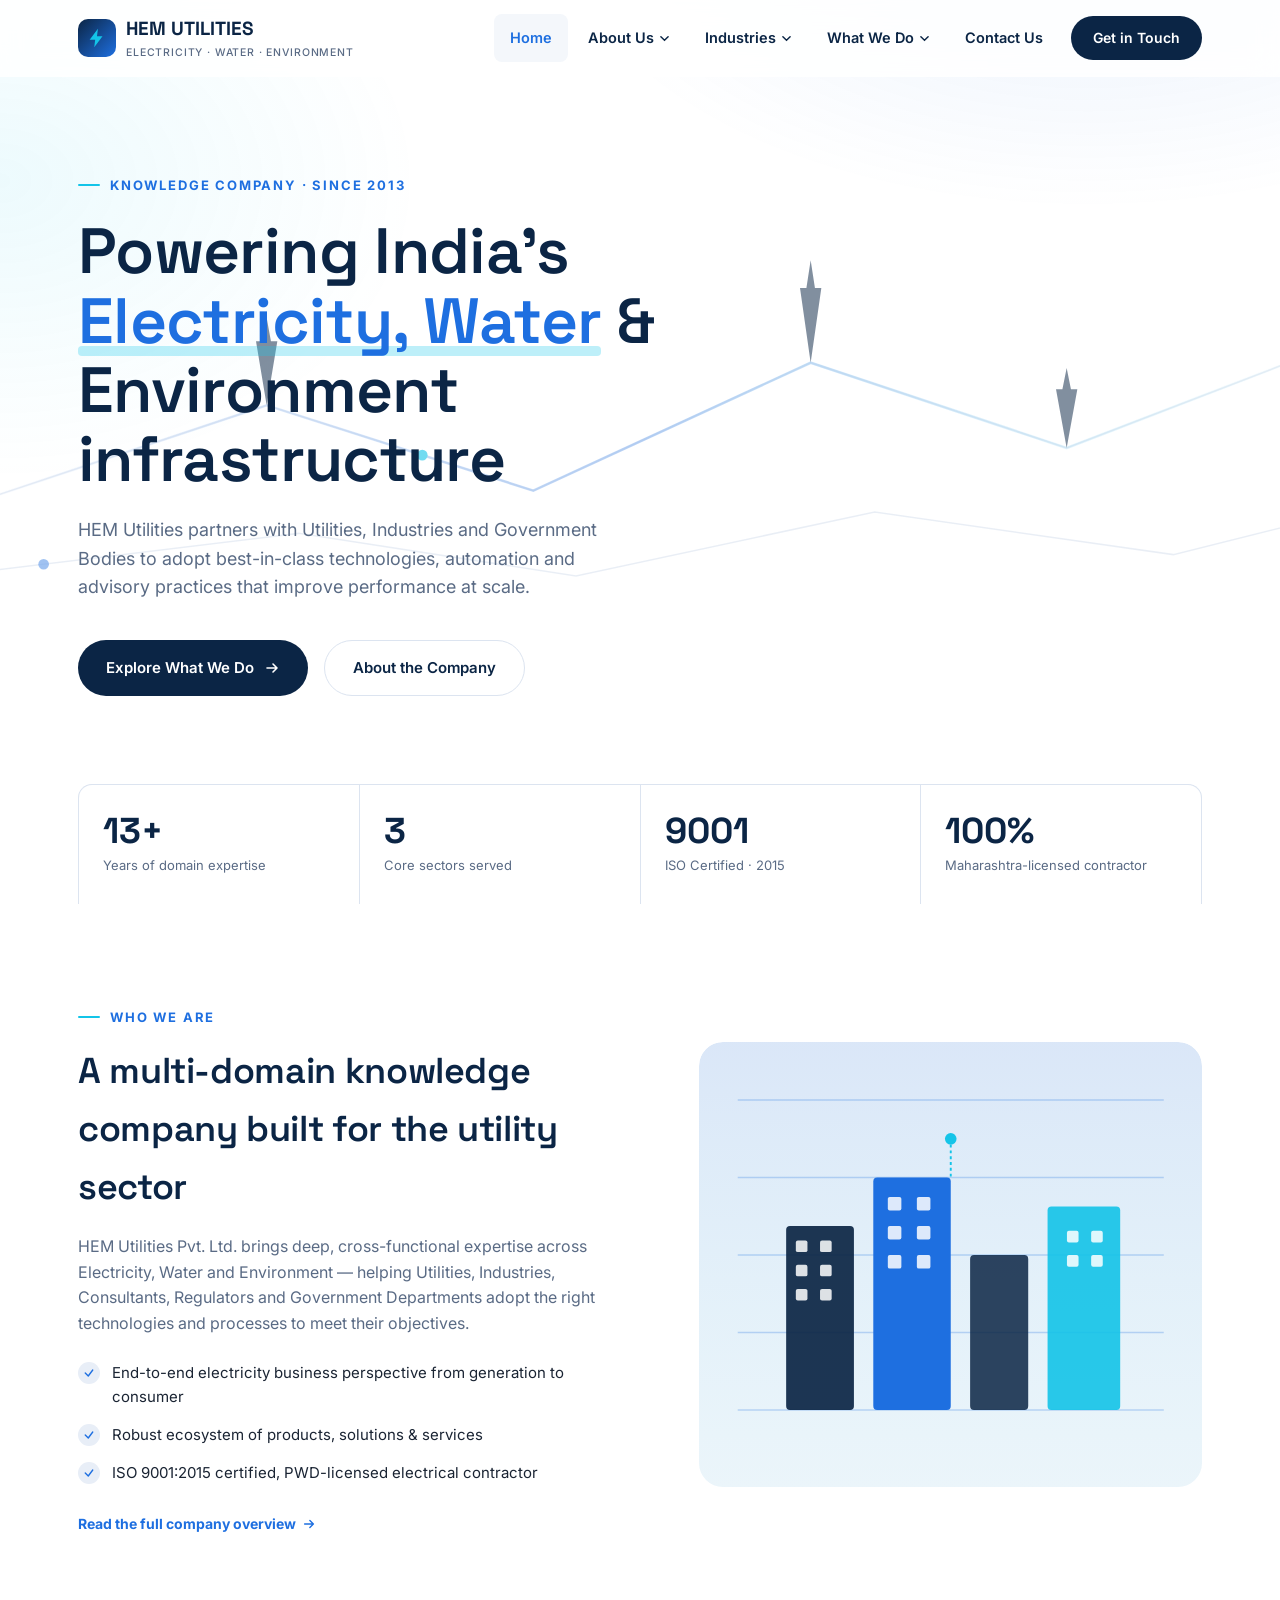
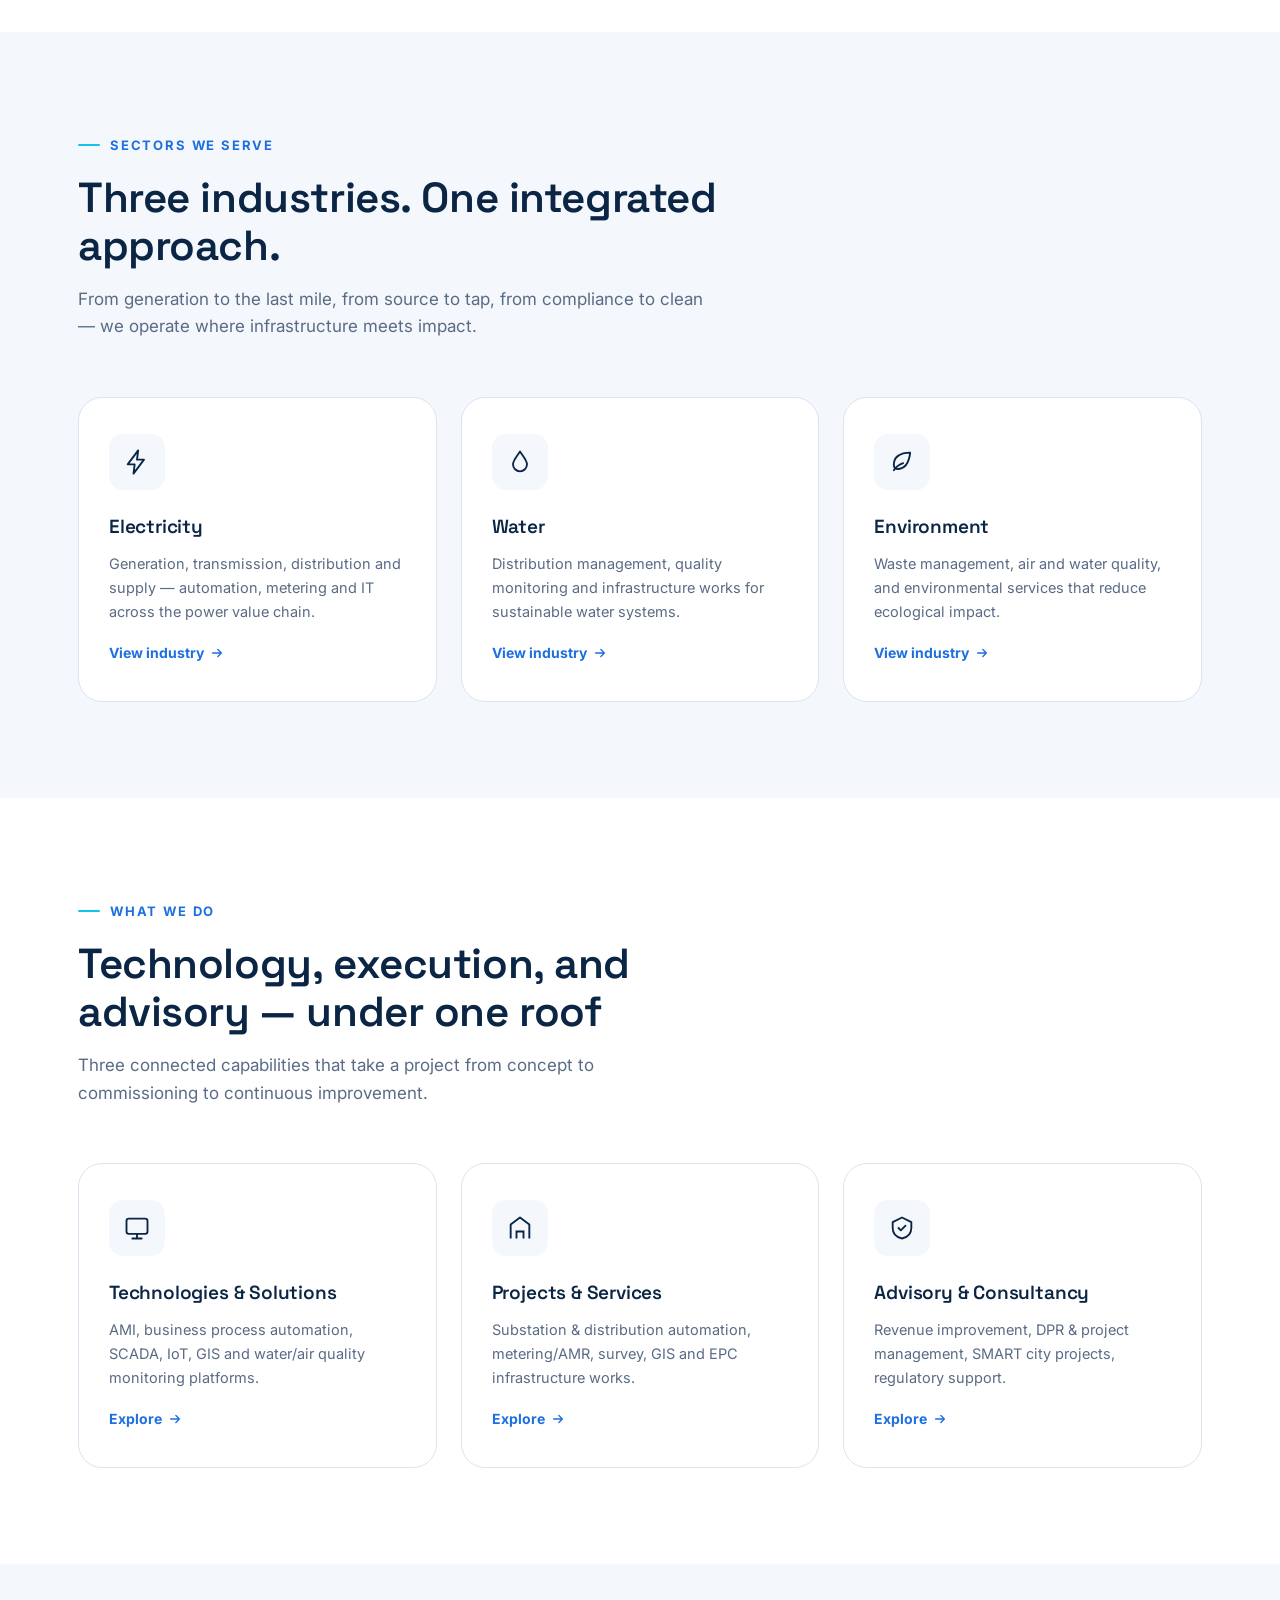
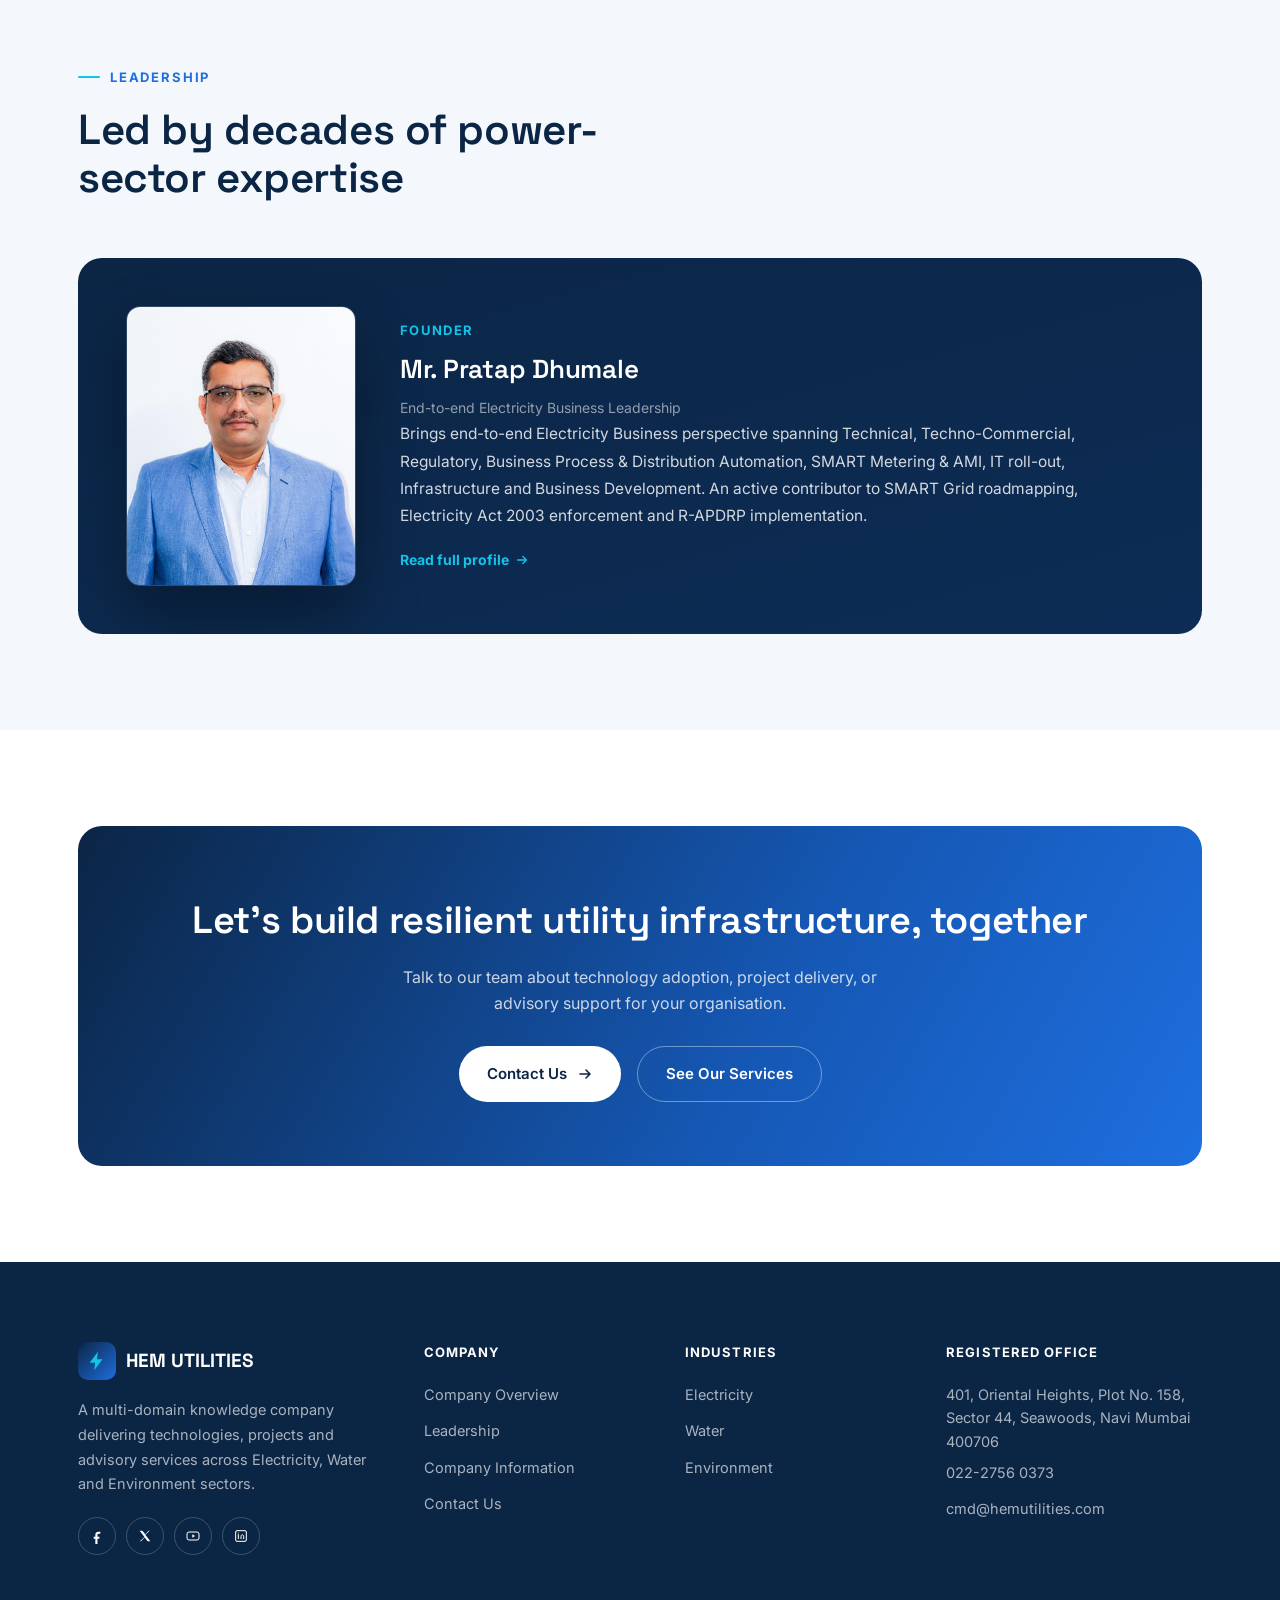
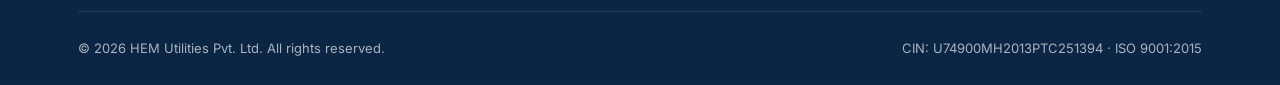
<file: index.html>
<!DOCTYPE html>
<html lang="en">
<head>
<meta charset="UTF-8">
<meta name="viewport" content="width=device-width, initial-scale=1.0">
<title>HEM Utilities — Electricity, Water &amp; Environment Solutions</title>
<meta name="description" content="HEM Utilities Pvt. Ltd is a multi-domain knowledge company delivering technologies, projects and advisory services across Electricity, Water and Environment sectors.">
<link rel="preconnect" href="https://fonts.googleapis.com">
<link rel="preconnect" href="https://fonts.gstatic.com" crossorigin>
<link href="https://fonts.googleapis.com/css2?family=Space+Grotesk:wght@500;600;700&family=Inter:wght@400;500;600;700;800&display=swap" rel="stylesheet">
<link rel="stylesheet" href="css/style.css">
</head>
<body>

<a href="#main" class="skip-link">Skip to content</a>

<div class="loader" aria-hidden="true">
  <div class="loader-mark"><span class="loader-pulse"></span>HEM UTILITIES</div>
</div>

<!-- ============ HEADER ============ -->
<header class="site-header">
  <div class="container nav-wrap">
    <a href="index.html" class="brand">
      <span class="brand-mark">
        <svg viewBox="0 0 24 24" fill="none"><path d="M13 2L4 14h6l-1 8 9-12h-6l1-8z" fill="#13C4E8"/></svg>
      </span>
      <span>HEM UTILITIES<small>Electricity · Water · Environment</small></span>
    </a>

    <nav class="main-nav">
      <div class="nav-item"><a href="index.html" class="nav-link active">Home</a></div>

      <div class="nav-item has-dropdown">
        <a href="about.html" class="nav-link">About Us
          <svg class="chev" viewBox="0 0 10 6" fill="none"><path d="M1 1l4 4 4-4" stroke="currentColor" stroke-width="1.6" stroke-linecap="round"/></svg>
        </a>
        <div class="dropdown">
          <a href="about.html#overview"><span class="dot"></span>Company Overview</a>
          <a href="about.html#leadership"><span class="dot"></span>Leadership</a>
          <a href="about.html#information"><span class="dot"></span>Company Information</a>
        </div>
      </div>

      <div class="nav-item has-dropdown">
        <a href="industries.html" class="nav-link">Industries
          <svg class="chev" viewBox="0 0 10 6" fill="none"><path d="M1 1l4 4 4-4" stroke="currentColor" stroke-width="1.6" stroke-linecap="round"/></svg>
        </a>
        <div class="dropdown">
          <a href="industries.html#electricity"><span class="dot"></span>Electricity</a>
          <a href="industries.html#water"><span class="dot"></span>Water</a>
          <a href="industries.html#environment"><span class="dot"></span>Environment</a>
        </div>
      </div>

      <div class="nav-item has-dropdown">
        <a href="services.html" class="nav-link">What We Do
          <svg class="chev" viewBox="0 0 10 6" fill="none"><path d="M1 1l4 4 4-4" stroke="currentColor" stroke-width="1.6" stroke-linecap="round"/></svg>
        </a>
        <div class="dropdown">
          <a href="services.html#technologies"><span class="dot"></span>Technologies &amp; Solutions</a>
          <a href="services.html#projects"><span class="dot"></span>Projects &amp; Services</a>
          <a href="services.html#advisory"><span class="dot"></span>Advisory &amp; Consultancy</a>
        </div>
      </div>

      <div class="nav-item"><a href="contact.html" class="nav-link">Contact Us</a></div>
      <a href="contact.html" class="nav-cta">Get in Touch</a>
    </nav>

    <button class="nav-toggle" aria-label="Toggle menu"><span></span><span></span><span></span></button>
  </div>
</header>

<main id="main">

  <!-- ============ HERO ============ -->
  <section class="hero">
    <svg class="hero-grid-bg" viewBox="0 0 1200 600" preserveAspectRatio="xMidYMid slice" xmlns="http://www.w3.org/2000/svg">
      <defs>
        <linearGradient id="lineGrad" x1="0" y1="0" x2="1" y2="0">
          <stop offset="0%" stop-color="#1E6FE0" stop-opacity="0.0"/>
          <stop offset="50%" stop-color="#1E6FE0" stop-opacity="0.5"/>
          <stop offset="100%" stop-color="#13C4E8" stop-opacity="0.0"/>
        </linearGradient>
      </defs>
      <g stroke="#DCE4F0" stroke-width="1.5" fill="none">
        <path d="M -50 480 L 250 380 L 500 460 L 760 340 L 1000 420 L 1260 320"/>
        <path d="M -50 540 L 280 500 L 540 540 L 820 480 L 1100 520 L 1260 480"/>
      </g>
      <g fill="#0B2545" opacity="0.85">
        <path d="M250 380 l-10 -60 h6 l4 -22 l4 22 h6 l-10 60 z"/>
        <path d="M760 340 l-10 -70 h6 l4 -26 l4 26 h6 l-10 70 z"/>
        <path d="M1000 420 l-10 -55 h6 l4 -20 l4 20 h6 l-10 55 z"/>
      </g>
      <path id="pulseLine" d="M -50 480 L 250 380 L 500 460 L 760 340 L 1000 420 L 1260 320" stroke="url(#lineGrad)" stroke-width="2.5" fill="none"/>
      <circle r="5" fill="#13C4E8">
        <animateMotion dur="6s" repeatCount="indefinite" path="M -50 480 L 250 380 L 500 460 L 760 340 L 1000 420 L 1260 320"/>
      </circle>
      <circle r="5" fill="#1E6FE0" opacity="0.7">
        <animateMotion dur="7.5s" begin="1.5s" repeatCount="indefinite" path="M -50 540 L 280 500 L 540 540 L 820 480 L 1100 520 L 1260 480"/>
      </circle>
    </svg>

    <div class="container">
      <div class="hero-content reveal in">
        <span class="eyebrow">Knowledge Company · Since 2013</span>
        <h1>Powering India's <span class="accent">Electricity, Water</span> &amp; Environment infrastructure</h1>
        <p class="lead">HEM Utilities partners with Utilities, Industries and Government Bodies to adopt best-in-class technologies, automation and advisory practices that improve performance at scale.</p>
        <div class="hero-actions">
          <a href="services.html" class="btn btn-primary"><span>Explore What We Do</span>
            <svg class="arrow" viewBox="0 0 16 16" fill="none"><path d="M3 8h10M9 4l4 4-4 4" stroke="white" stroke-width="1.6" stroke-linecap="round" stroke-linejoin="round"/></svg>
          </a>
          <a href="about.html" class="btn btn-outline"><span>About the Company</span></a>
        </div>
      </div>

      <div class="hero-stats reveal reveal-delay-2">
        <div class="stat"><strong data-count="13" data-suffix="+">0</strong><span>Years of domain expertise</span></div>
        <div class="stat"><strong data-count="3">0</strong><span>Core sectors served</span></div>
        <div class="stat"><strong data-count="9" data-suffix="001">0</strong><span>ISO Certified · 2015</span></div>
        <div class="stat"><strong data-count="100" data-suffix="%">0</strong><span>Maharashtra-licensed contractor</span></div>
      </div>
    </div>
  </section>

  <!-- ============ ABOUT STRIP ============ -->
  <section class="section">
    <div class="container">
      <div class="split">
        <div class="reveal">
          <span class="eyebrow">Who we are</span>
          <h2>A multi-domain knowledge company built for the utility sector</h2>
          <p>HEM Utilities Pvt. Ltd. brings deep, cross-functional expertise across Electricity, Water and Environment — helping Utilities, Industries, Consultants, Regulators and Government Departments adopt the right technologies and processes to meet their objectives.</p>
          <ul class="check-list">
            <li><span class="check"><svg viewBox="0 0 16 16" fill="none"><path d="M3 8l4 4 6-8" stroke-width="1.8" stroke-linecap="round" stroke-linejoin="round"/></svg></span>End-to-end electricity business perspective from generation to consumer</li>
            <li><span class="check"><svg viewBox="0 0 16 16" fill="none"><path d="M3 8l4 4 6-8" stroke-width="1.8" stroke-linecap="round" stroke-linejoin="round"/></svg></span>Robust ecosystem of products, solutions &amp; services</li>
            <li><span class="check"><svg viewBox="0 0 16 16" fill="none"><path d="M3 8l4 4 6-8" stroke-width="1.8" stroke-linecap="round" stroke-linejoin="round"/></svg></span>ISO 9001:2015 certified, PWD-licensed electrical contractor</li>
          </ul>
          <a href="about.html" class="tile-link mt-lg" style="margin-top:28px;">Read the full company overview
            <svg viewBox="0 0 16 16" fill="none"><path d="M3 8h10M9 4l4 4-4 4" stroke="currentColor" stroke-width="1.6" stroke-linecap="round" stroke-linejoin="round"/></svg>
          </a>
        </div>
        <div class="split-visual reveal reveal-delay-1">
          <svg viewBox="0 0 520 460" xmlns="http://www.w3.org/2000/svg" style="width:100%;height:100%;background:var(--slate);border-radius:24px;">
            <defs>
              <linearGradient id="hg1" x1="0" y1="0" x2="0" y2="1">
                <stop offset="0%" stop-color="#1E6FE0" stop-opacity="0.12"/>
                <stop offset="100%" stop-color="#13C4E8" stop-opacity="0.04"/>
              </linearGradient>
            </defs>
            <rect width="520" height="460" fill="url(#hg1)"/>
            <g stroke="#1E6FE0" stroke-width="1.5" opacity="0.25">
              <line x1="40" y1="60" x2="480" y2="60"/>
              <line x1="40" y1="140" x2="480" y2="140"/>
              <line x1="40" y1="220" x2="480" y2="220"/>
              <line x1="40" y1="300" x2="480" y2="300"/>
              <line x1="40" y1="380" x2="480" y2="380"/>
            </g>
            <!-- buildings/blueprint -->
            <g>
              <rect x="90" y="190" width="70" height="190" rx="4" fill="#0B2545" opacity="0.92"/>
              <rect x="180" y="140" width="80" height="240" rx="4" fill="#1E6FE0"/>
              <rect x="280" y="220" width="60" height="160" rx="4" fill="#0B2545" opacity="0.85"/>
              <rect x="360" y="170" width="75" height="210" rx="4" fill="#13C4E8" opacity="0.9"/>
              <g fill="#ffffff" opacity="0.85">
                <rect x="100" y="205" width="12" height="12" rx="2"/><rect x="125" y="205" width="12" height="12" rx="2"/>
                <rect x="100" y="230" width="12" height="12" rx="2"/><rect x="125" y="230" width="12" height="12" rx="2"/>
                <rect x="100" y="255" width="12" height="12" rx="2"/><rect x="125" y="255" width="12" height="12" rx="2"/>
                <rect x="195" y="160" width="14" height="14" rx="2"/><rect x="225" y="160" width="14" height="14" rx="2"/>
                <rect x="195" y="190" width="14" height="14" rx="2"/><rect x="225" y="190" width="14" height="14" rx="2"/>
                <rect x="195" y="220" width="14" height="14" rx="2"/><rect x="225" y="220" width="14" height="14" rx="2"/>
                <rect x="380" y="195" width="12" height="12" rx="2"/><rect x="405" y="195" width="12" height="12" rx="2"/>
                <rect x="380" y="220" width="12" height="12" rx="2"/><rect x="405" y="220" width="12" height="12" rx="2"/>
              </g>
            </g>
            <circle cx="260" cy="100" r="6" fill="#13C4E8">
              <animate attributeName="opacity" values="1;0.3;1" dur="2s" repeatCount="indefinite"/>
            </circle>
            <line x1="260" y1="106" x2="260" y2="140" stroke="#13C4E8" stroke-width="2" stroke-dasharray="3 3"/>
          </svg>
        </div>
      </div>
    </div>
  </section>

  <!-- ============ INDUSTRIES PREVIEW ============ -->
  <section class="section section-slate">
    <div class="container">
      <div class="section-head reveal">
        <span class="eyebrow">Sectors we serve</span>
        <h2>Three industries. One integrated approach.</h2>
        <p>From generation to the last mile, from source to tap, from compliance to clean — we operate where infrastructure meets impact.</p>
      </div>

      <div class="tile-grid">
        <a href="industries.html#electricity" class="tile-card reveal">
          <div class="tile-icon"><svg viewBox="0 0 24 24" fill="none"><path d="M13 2L4 14h6l-1 8 9-12h-6l1-8z" stroke-width="1.6" stroke-linejoin="round"/></svg></div>
          <h3>Electricity</h3>
          <p>Generation, transmission, distribution and supply — automation, metering and IT across the power value chain.</p>
          <span class="tile-link">View industry <svg viewBox="0 0 16 16" fill="none"><path d="M3 8h10M9 4l4 4-4 4" stroke="currentColor" stroke-width="1.6" stroke-linecap="round" stroke-linejoin="round"/></svg></span>
        </a>
        <a href="industries.html#water" class="tile-card reveal reveal-delay-1">
          <div class="tile-icon"><svg viewBox="0 0 24 24" fill="none"><path d="M12 3c-3 4.5-6 7.7-6 11a6 6 0 0012 0c0-3.3-3-6.5-6-11z" stroke-width="1.6" stroke-linejoin="round"/></svg></div>
          <h3>Water</h3>
          <p>Distribution management, quality monitoring and infrastructure works for sustainable water systems.</p>
          <span class="tile-link">View industry <svg viewBox="0 0 16 16" fill="none"><path d="M3 8h10M9 4l4 4-4 4" stroke="currentColor" stroke-width="1.6" stroke-linecap="round" stroke-linejoin="round"/></svg></span>
        </a>
        <a href="industries.html#environment" class="tile-card reveal reveal-delay-2">
          <div class="tile-icon"><svg viewBox="0 0 24 24" fill="none"><path d="M5 14c0-6 5-10 14-10-1 9-5 14-11 14-2 0-3-1-3-4z" stroke-width="1.6" stroke-linejoin="round"/><path d="M5 19c2-3 5-5 8-6" stroke-width="1.6" stroke-linecap="round"/></svg></div>
          <h3>Environment</h3>
          <p>Waste management, air and water quality, and environmental services that reduce ecological impact.</p>
          <span class="tile-link">View industry <svg viewBox="0 0 16 16" fill="none"><path d="M3 8h10M9 4l4 4-4 4" stroke="currentColor" stroke-width="1.6" stroke-linecap="round" stroke-linejoin="round"/></svg></span>
        </a>
      </div>
    </div>
  </section>

  <!-- ============ SERVICES PREVIEW ============ -->
  <section class="section">
    <div class="container">
      <div class="section-head reveal">
        <span class="eyebrow">What we do</span>
        <h2>Technology, execution, and advisory — under one roof</h2>
        <p>Three connected capabilities that take a project from concept to commissioning to continuous improvement.</p>
      </div>
      <div class="tile-grid">
        <a href="services.html#technologies" class="tile-card reveal">
          <div class="tile-icon"><svg viewBox="0 0 24 24" fill="none"><rect x="3" y="4" width="18" height="13" rx="2" stroke-width="1.6"/><path d="M8 21h8M12 17v4" stroke-width="1.6" stroke-linecap="round"/></svg></div>
          <h3>Technologies &amp; Solutions</h3>
          <p>AMI, business process automation, SCADA, IoT, GIS and water/air quality monitoring platforms.</p>
          <span class="tile-link">Explore <svg viewBox="0 0 16 16" fill="none"><path d="M3 8h10M9 4l4 4-4 4" stroke="currentColor" stroke-width="1.6" stroke-linecap="round" stroke-linejoin="round"/></svg></span>
        </a>
        <a href="services.html#projects" class="tile-card reveal reveal-delay-1">
          <div class="tile-icon"><svg viewBox="0 0 24 24" fill="none"><path d="M4 21V9l8-6 8 6v12" stroke-width="1.6" stroke-linejoin="round"/><path d="M9 21v-6h6v6" stroke-width="1.6"/></svg></div>
          <h3>Projects &amp; Services</h3>
          <p>Substation &amp; distribution automation, metering/AMR, survey, GIS and EPC infrastructure works.</p>
          <span class="tile-link">Explore <svg viewBox="0 0 16 16" fill="none"><path d="M3 8h10M9 4l4 4-4 4" stroke="currentColor" stroke-width="1.6" stroke-linecap="round" stroke-linejoin="round"/></svg></span>
        </a>
        <a href="services.html#advisory" class="tile-card reveal reveal-delay-2">
          <div class="tile-icon"><svg viewBox="0 0 24 24" fill="none"><path d="M12 3l8 4v5c0 5-3.5 8-8 9-4.5-1-8-4-8-9V7l8-4z" stroke-width="1.6" stroke-linejoin="round"/><path d="M9 12l2 2 4-4" stroke-width="1.6" stroke-linecap="round" stroke-linejoin="round"/></svg></div>
          <h3>Advisory &amp; Consultancy</h3>
          <p>Revenue improvement, DPR &amp; project management, SMART city projects, regulatory support.</p>
          <span class="tile-link">Explore <svg viewBox="0 0 16 16" fill="none"><path d="M3 8h10M9 4l4 4-4 4" stroke="currentColor" stroke-width="1.6" stroke-linecap="round" stroke-linejoin="round"/></svg></span>
        </a>
      </div>
    </div>
  </section>

  <!-- ============ LEADERSHIP PREVIEW ============ -->
  <section class="section section-slate">
    <div class="container">
      <div class="section-head reveal">
        <span class="eyebrow">Leadership</span>
        <h2>Led by decades of power-sector expertise</h2>
      </div>
      <div class="founder-card reveal">
        <div class="founder-photo-wrap">
          <img src="assets/founder.jpg" alt="Mr. Pratap Dhumale, Founder of HEM Utilities" loading="lazy">
        </div>
        <div>
          <span class="role">Founder</span>
          <h3>Mr. Pratap Dhumale</h3>
          <span class="sub">End-to-end Electricity Business Leadership</span>
          <p class="bio">Brings end-to-end Electricity Business perspective spanning Technical, Techno-Commercial, Regulatory, Business Process &amp; Distribution Automation, SMART Metering &amp; AMI, IT roll-out, Infrastructure and Business Development. An active contributor to SMART Grid roadmapping, Electricity Act 2003 enforcement and R-APDRP implementation.</p>
          <a href="about.html#leadership" class="tile-link" style="color:var(--cyan); margin-top:20px;">Read full profile
            <svg viewBox="0 0 16 16" fill="none"><path d="M3 8h10M9 4l4 4-4 4" stroke="currentColor" stroke-width="1.6" stroke-linecap="round" stroke-linejoin="round"/></svg>
          </a>
        </div>
      </div>
    </div>
  </section>

  <!-- ============ CTA ============ -->
  <section class="section">
    <div class="container">
      <div class="cta-band reveal">
        <h2>Let's build resilient utility infrastructure, together</h2>
        <p>Talk to our team about technology adoption, project delivery, or advisory support for your organisation.</p>
        <div class="cta-actions">
          <a href="contact.html" class="btn btn-light"><span>Contact Us</span>
            <svg class="arrow" viewBox="0 0 16 16" fill="none"><path d="M3 8h10M9 4l4 4-4 4" stroke="#0B2545" stroke-width="1.6" stroke-linecap="round" stroke-linejoin="round"/></svg>
          </a>
          <a href="services.html" class="btn btn-outline" style="border-color:rgba(255,255,255,0.4); color:#fff;"><span>See Our Services</span></a>
        </div>
      </div>
    </div>
  </section>

</main>

<!-- ============ FOOTER ============ -->
<footer class="site-footer">
  <div class="container">
    <div class="footer-grid">
      <div class="footer-brand">
        <a href="index.html" class="brand">
          <span class="brand-mark"><svg viewBox="0 0 24 24" fill="none"><path d="M13 2L4 14h6l-1 8 9-12h-6l1-8z" fill="#13C4E8"/></svg></span>
          <span>HEM UTILITIES</span>
        </a>
        <p>A multi-domain knowledge company delivering technologies, projects and advisory services across Electricity, Water and Environment sectors.</p>
        <div class="footer-social">
          <a href="#" aria-label="Facebook"><svg viewBox="0 0 24 24" fill="none"><path d="M15 8.5h2V5.6c-.34-.05-1.5-.15-2.86-.15-2.84 0-4.64 1.73-4.64 4.9V13H7v3h2.5v8h3.2v-8h2.7l.4-3h-3.1V10.5c0-.87.23-1.47 1.5-1.47z" fill="white"/></svg></a>
          <a href="#" aria-label="Twitter"><svg viewBox="0 0 24 24" fill="none"><path d="M4 4l7.2 9.6L4.4 20H6l5.4-5.6L16 20h4l-7.5-10L19 4h-1.6l-5 5.2L8 4H4z" fill="white"/></svg></a>
          <a href="#" aria-label="YouTube"><svg viewBox="0 0 24 24" fill="none"><rect x="3" y="6" width="18" height="12" rx="3" stroke="white" stroke-width="1.5"/><path d="M11 9.5l4 2.5-4 2.5v-5z" fill="white"/></svg></a>
          <a href="#" aria-label="LinkedIn"><svg viewBox="0 0 24 24" fill="none"><rect x="4" y="4" width="16" height="16" rx="2" stroke="white" stroke-width="1.5"/><path d="M8 10v6M8 7.5v.01M12 16v-3.5c0-1.5 1-2.2 2-2.2s2 .7 2 2.2V16" stroke="white" stroke-width="1.5" stroke-linecap="round"/></svg></a>
        </div>
      </div>
      <div class="footer-col">
        <h5>Company</h5>
        <a href="about.html#overview">Company Overview</a>
        <a href="about.html#leadership">Leadership</a>
        <a href="about.html#information">Company Information</a>
        <a href="contact.html">Contact Us</a>
      </div>
      <div class="footer-col">
        <h5>Industries</h5>
        <a href="industries.html#electricity">Electricity</a>
        <a href="industries.html#water">Water</a>
        <a href="industries.html#environment">Environment</a>
      </div>
      <div class="footer-col">
        <h5>Registered Office</h5>
        <a href="contact.html" style="margin-bottom:8px;">401, Oriental Heights, Plot No. 158, Sector 44, Seawoods, Navi Mumbai 400706</a>
        <a href="tel:02227560373">022-2756 0373</a>
        <a href="mailto:cmd@hemutilities.com">cmd@hemutilities.com</a>
      </div>
    </div>
    <div class="footer-bottom">
      <span>© 2026 HEM Utilities Pvt. Ltd. All rights reserved.</span>
      <span>CIN: U74900MH2013PTC251394 · ISO 9001:2015</span>
    </div>
  </div>
</footer>

<button class="to-top" aria-label="Back to top"><svg viewBox="0 0 16 16" fill="none"><path d="M8 13V3M3 7l5-5 5 5" stroke="currentColor" stroke-width="1.8" stroke-linecap="round" stroke-linejoin="round"/></svg></button>

<script src="js/main.js"></script>
</body>
</html>
</file>
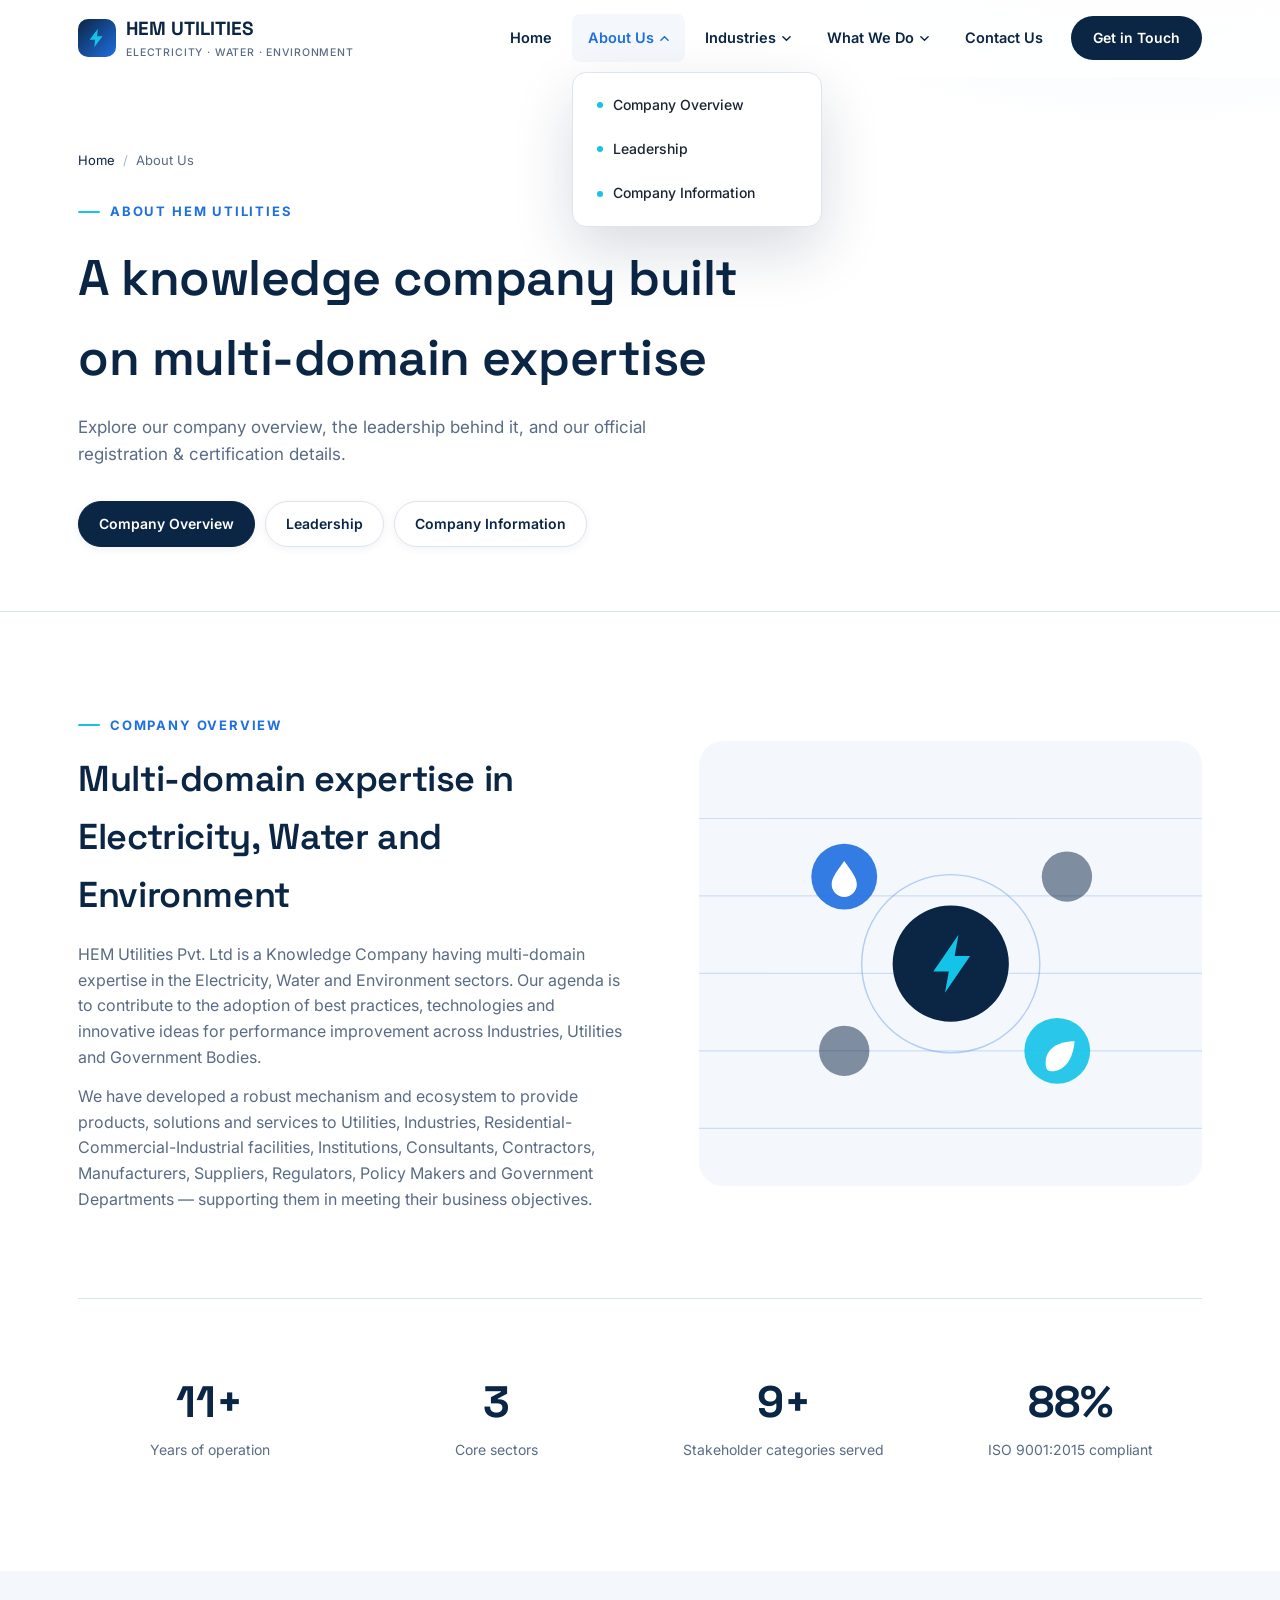
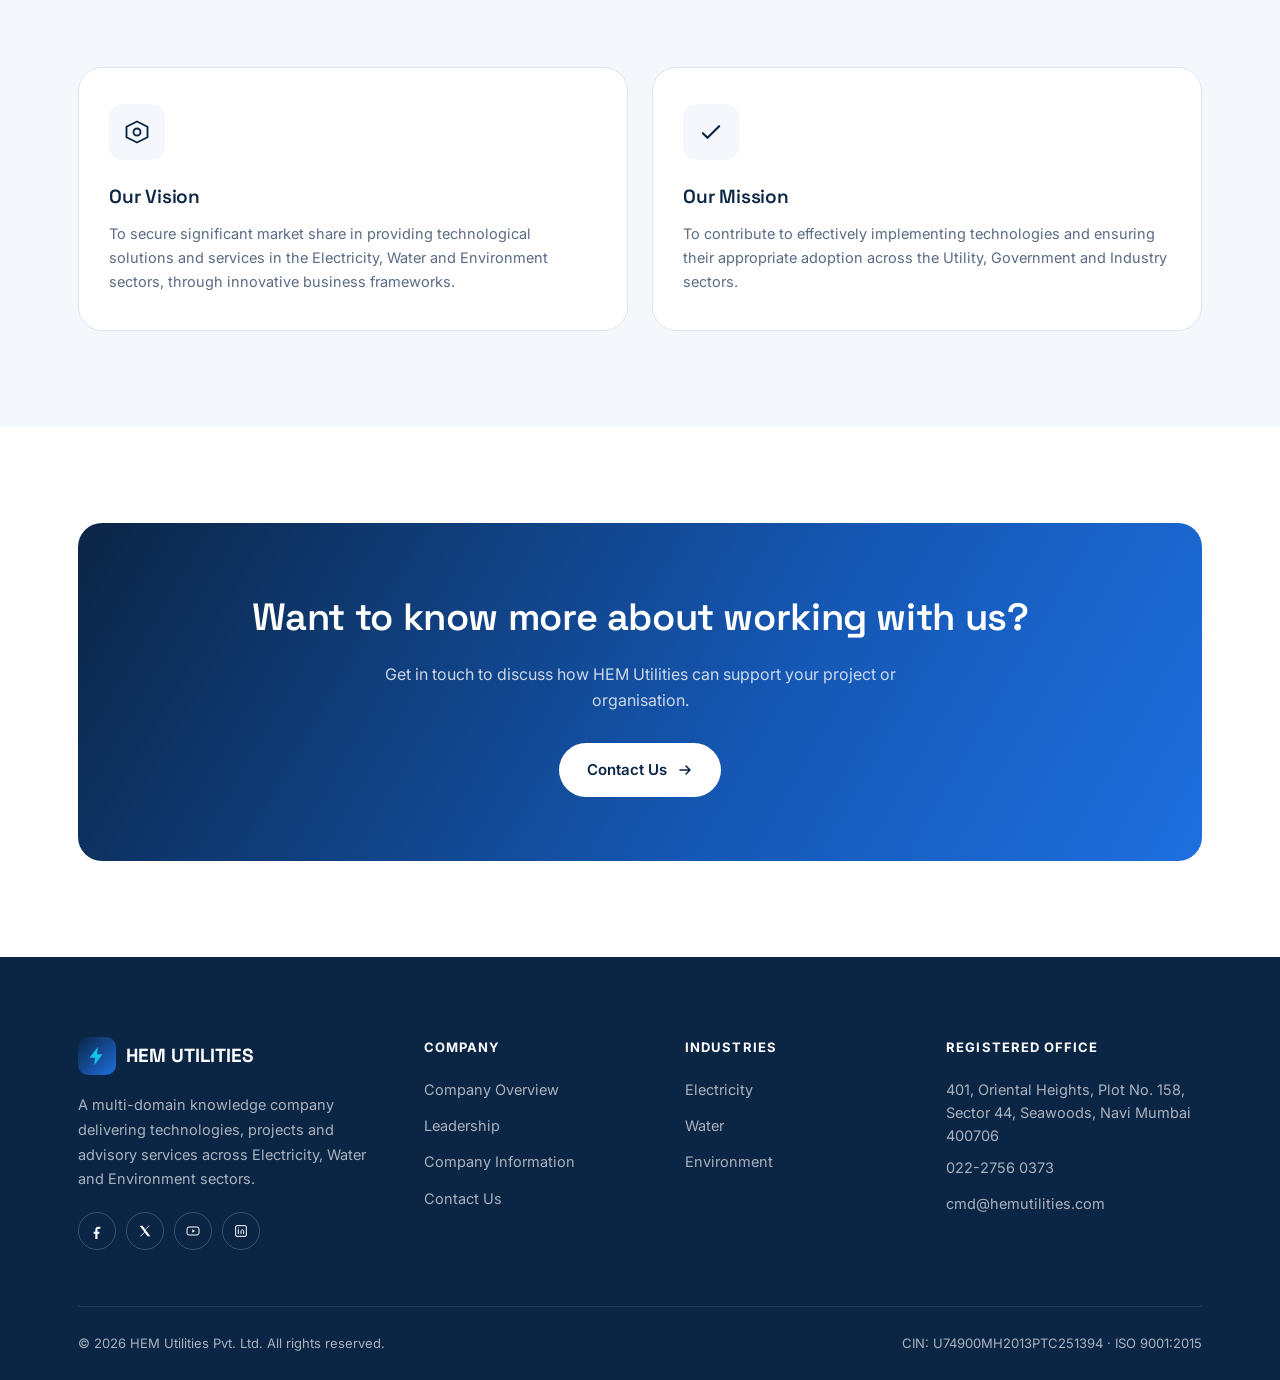
<file: about.html>
<!DOCTYPE html>
<html lang="en">
<head>
<meta charset="UTF-8">
<meta name="viewport" content="width=device-width, initial-scale=1.0">
<title>About Us — HEM Utilities</title>
<meta name="description" content="Learn about HEM Utilities' company overview, leadership team, and corporate information including ISO certification and licences.">
<link rel="preconnect" href="https://fonts.googleapis.com">
<link rel="preconnect" href="https://fonts.gstatic.com" crossorigin>
<link href="https://fonts.googleapis.com/css2?family=Space+Grotesk:wght@500;600;700&family=Inter:wght@400;500;600;700;800&display=swap" rel="stylesheet">
<link rel="stylesheet" href="css/style.css">
<style>
  .about-tabs-content { display: none; }
  .about-tabs-content.active { display: block; }
  .info-card {
    background: var(--white); border: 1px solid var(--line); border-radius: var(--radius-m);
    padding: 28px; transition: transform 0.3s var(--ease), box-shadow 0.3s var(--ease);
  }
  .info-card:hover { transform: translateY(-4px); box-shadow: var(--shadow-md); }
  .info-card .label { font-size: 12.5px; font-weight: 700; letter-spacing: 0.08em; text-transform: uppercase; color: var(--cobalt); margin-bottom: 10px; display:block; }
  .info-card .value { font-family: var(--font-display); font-size: 19px; color: var(--navy); font-weight: 600; word-break: break-word; }
  .license-banner {
    display: flex; align-items: center; gap: 20px;
    background: var(--slate); border: 1px solid var(--line); border-radius: var(--radius-m);
    padding: 24px 28px;
  }
  .license-banner .ico { width: 50px; height: 50px; border-radius: 12px; background: var(--navy); display:flex; align-items:center; justify-content:center; flex-shrink:0; }
  .license-banner .ico svg { width: 26px; height: 26px; stroke: var(--cyan); }
</style>
</head>
<body>

<a href="#main" class="skip-link">Skip to content</a>
<div class="loader" aria-hidden="true"><div class="loader-mark"><span class="loader-pulse"></span>HEM UTILITIES</div></div>

<header class="site-header">
  <div class="container nav-wrap">
    <a href="index.html" class="brand">
      <span class="brand-mark"><svg viewBox="0 0 24 24" fill="none"><path d="M13 2L4 14h6l-1 8 9-12h-6l1-8z" fill="#13C4E8"/></svg></span>
      <span>HEM UTILITIES<small>Electricity · Water · Environment</small></span>
    </a>
    <nav class="main-nav">
      <div class="nav-item"><a href="index.html" class="nav-link">Home</a></div>
      <div class="nav-item has-dropdown open">
        <a href="about.html" class="nav-link active">About Us
          <svg class="chev" viewBox="0 0 10 6" fill="none"><path d="M1 1l4 4 4-4" stroke="currentColor" stroke-width="1.6" stroke-linecap="round"/></svg>
        </a>
        <div class="dropdown">
          <a href="about.html#overview" class="tab-link" data-tab="overview"><span class="dot"></span>Company Overview</a>
          <a href="about.html#leadership" class="tab-link" data-tab="leadership"><span class="dot"></span>Leadership</a>
          <a href="about.html#information" class="tab-link" data-tab="information"><span class="dot"></span>Company Information</a>
        </div>
      </div>
      <div class="nav-item has-dropdown">
        <a href="industries.html" class="nav-link">Industries
          <svg class="chev" viewBox="0 0 10 6" fill="none"><path d="M1 1l4 4 4-4" stroke="currentColor" stroke-width="1.6" stroke-linecap="round"/></svg>
        </a>
        <div class="dropdown">
          <a href="industries.html#electricity"><span class="dot"></span>Electricity</a>
          <a href="industries.html#water"><span class="dot"></span>Water</a>
          <a href="industries.html#environment"><span class="dot"></span>Environment</a>
        </div>
      </div>
      <div class="nav-item has-dropdown">
        <a href="services.html" class="nav-link">What We Do
          <svg class="chev" viewBox="0 0 10 6" fill="none"><path d="M1 1l4 4 4-4" stroke="currentColor" stroke-width="1.6" stroke-linecap="round"/></svg>
        </a>
        <div class="dropdown">
          <a href="services.html#technologies"><span class="dot"></span>Technologies &amp; Solutions</a>
          <a href="services.html#projects"><span class="dot"></span>Projects &amp; Services</a>
          <a href="services.html#advisory"><span class="dot"></span>Advisory &amp; Consultancy</a>
        </div>
      </div>
      <div class="nav-item"><a href="contact.html" class="nav-link">Contact Us</a></div>
      <a href="contact.html" class="nav-cta">Get in Touch</a>
    </nav>
    <button class="nav-toggle" aria-label="Toggle menu"><span></span><span></span><span></span></button>
  </div>
</header>

<main id="main">

  <section class="page-hero">
    <div class="container">
      <div class="breadcrumb"><a href="index.html">Home</a><span class="sep">/</span><span>About Us</span></div>
      <span class="eyebrow">About HEM Utilities</span>
      <h1>A knowledge company built on multi-domain expertise</h1>
      <p>Explore our company overview, the leadership behind it, and our official registration &amp; certification details.</p>
      <nav class="subnav" aria-label="About sub-sections">
        <a href="about.html#overview" class="tab-link" data-tab="overview">Company Overview</a>
        <a href="about.html#leadership" class="tab-link" data-tab="leadership">Leadership</a>
        <a href="about.html#information" class="tab-link" data-tab="information">Company Information</a>
      </nav>
    </div>
  </section>

  <!-- ===================== OVERVIEW ===================== -->
  <section class="about-tabs-content" id="tab-overview">
    <div class="section">
      <div class="container">
        <div class="split">
          <div class="reveal in">
            <span class="eyebrow">Company Overview</span>
            <h2>Multi-domain expertise in Electricity, Water and Environment</h2>
            <p>HEM Utilities Pvt. Ltd is a Knowledge Company having multi-domain expertise in the Electricity, Water and Environment sectors. Our agenda is to contribute to the adoption of best practices, technologies and innovative ideas for performance improvement across Industries, Utilities and Government Bodies.</p>
            <p>We have developed a robust mechanism and ecosystem to provide products, solutions and services to Utilities, Industries, Residential-Commercial-Industrial facilities, Institutions, Consultants, Contractors, Manufacturers, Suppliers, Regulators, Policy Makers and Government Departments — supporting them in meeting their business objectives.</p>
          </div>
          <div class="split-visual reveal in reveal-delay-1">
            <svg viewBox="0 0 520 460" xmlns="http://www.w3.org/2000/svg" style="width:100%;height:100%;background:var(--slate);border-radius:24px;">
              <g stroke="#1E6FE0" stroke-width="1.2" opacity="0.18">
                <line x1="0" y1="80" x2="520" y2="80"/><line x1="0" y1="160" x2="520" y2="160"/>
                <line x1="0" y1="240" x2="520" y2="240"/><line x1="0" y1="320" x2="520" y2="320"/>
                <line x1="0" y1="400" x2="520" y2="400"/>
              </g>
              <circle cx="260" cy="230" r="92" fill="none" stroke="#1E6FE0" stroke-width="1.5" opacity="0.3"/>
              <circle cx="260" cy="230" r="60" fill="#0B2545"/>
              <path d="M268 200l-26 38h16l-4 22 26-38h-16l4-22z" fill="#13C4E8"/>
              <g>
                <circle cx="150" cy="140" r="34" fill="#1E6FE0" opacity="0.9"/>
                <path d="M150 124c-7 10-13 17-13 24a13 13 0 0026 0c0-7-6-14-13-24z" fill="white"/>
                <circle cx="370" cy="320" r="34" fill="#13C4E8" opacity="0.9"/>
                <path d="M358 332c0-13 11-22 30-22-2 20-11 31-24 31-4 0-6-2-6-9z" fill="white"/>
                <circle cx="380" cy="140" r="26" fill="#0B2545" opacity="0.5"/>
                <circle cx="150" cy="320" r="26" fill="#0B2545" opacity="0.5"/>
              </g>
            </svg>
          </div>
        </div>

        <div class="stat-strip mt-lg reveal in" style="margin-top:72px; padding-top:56px; border-top:1px solid var(--line);">
          <div class="stat-box"><strong data-count="13" data-suffix="+">0</strong><span>Years of operation</span></div>
          <div class="stat-box"><strong data-count="3">0</strong><span>Core sectors</span></div>
          <div class="stat-box"><strong data-count="10" data-suffix="+">0</strong><span>Stakeholder categories served</span></div>
          <div class="stat-box"><strong data-count="100" data-suffix="%">0</strong><span>ISO 9001:2015 compliant</span></div>
        </div>
      </div>
    </div>

    <div class="section section-slate">
      <div class="container">
        <div class="tile-grid" style="grid-template-columns: 1fr 1fr;">
          <div class="tile-card reveal in" style="cursor:default;">
            <div class="tile-icon"><svg viewBox="0 0 24 24" fill="none"><path d="M12 3l9 4.5v9L12 21l-9-4.5v-9L12 3z" stroke-width="1.6" stroke-linejoin="round"/><circle cx="12" cy="12" r="3" stroke-width="1.6"/></svg></div>
            <h3>Our Vision</h3>
            <p>To secure significant market share in providing technological solutions and services in the Electricity, Water and Environment sectors, through innovative business frameworks.</p>
          </div>
          <div class="tile-card reveal in reveal-delay-1" style="cursor:default;">
            <div class="tile-icon"><svg viewBox="0 0 24 24" fill="none"><path d="M5 13l4 4L19 7" stroke-width="1.8" stroke-linecap="round" stroke-linejoin="round"/></svg></div>
            <h3>Our Mission</h3>
            <p>To contribute to effectively implementing technologies and ensuring their appropriate adoption across the Utility, Government and Industry sectors.</p>
          </div>
        </div>
      </div>
    </div>
  </section>

  <!-- ===================== LEADERSHIP ===================== -->
  <section class="about-tabs-content" id="tab-leadership">
    <div class="section">
      <div class="container">
        <div class="section-head reveal in">
          <span class="eyebrow">Leadership</span>
          <h2>The vision behind HEM Utilities</h2>
        </div>

        <div class="founder-card reveal in">
          <div class="founder-photo-wrap">
            <img src="assets/founder.jpg" alt="Mr. Pratap Dhumale, Founder of HEM Utilities" loading="lazy">
          </div>
          <div>
            <span class="role">Founder</span>
            <h3>Mr. Pratap Dhumale</h3>
            <span class="sub">End-to-end Electricity Business Leadership</span>
            <p class="bio">Mr. Pratap Dhumale, the founder of HEM Utilities, brings in end-to-end Electricity Business perspectives. His experience in the Power Sector spans Technical, Techno-Commercial, Regulatory, Business Process &amp; Distribution Automation, SMART Metering &amp; AMI, IT roll-out, Infrastructure and Business Development spheres.</p>
            <p class="bio" style="margin-top:14px;">Throughout his career, he has consistently taken on new challenges in planning and implementing new ideas, technologies and Government programs — characteristic of Corporate Entrepreneurship. His active contribution to revolutionary measures like SMART Grid Concept road-mapping, Electricity Act 2003 enforcement and R-APDRP implementation has delivered real benefits to end beneficiaries.</p>
            <p class="bio" style="margin-top:14px;">The core objective behind building the HEM Utilities framework is to enable success — technical, techno-commercial and business — for stakeholders across the Utility &amp; Environment sector.</p>
          </div>
        </div>

        <div class="tile-grid reveal in" style="grid-template-columns: repeat(3,1fr); margin-top:48px;">
          <div class="info-card" style="text-align:center;">
            <span class="label">Focus Area</span>
            <span class="value" style="font-size:16px;">Power Sector Strategy</span>
          </div>
          <div class="info-card" style="text-align:center;">
            <span class="label">Key Contribution</span>
            <span class="value" style="font-size:16px;">SMART Grid Roadmap</span>
          </div>
          <div class="info-card" style="text-align:center;">
            <span class="label">Regulatory Work</span>
            <span class="value" style="font-size:16px;">R-APDRP Implementation</span>
          </div>
        </div>
      </div>
    </div>
  </section>

  <!-- ===================== COMPANY INFORMATION ===================== -->
  <section class="about-tabs-content" id="tab-information">
    <div class="section">
      <div class="container">
        <div class="section-head reveal in">
          <span class="eyebrow">Company Information</span>
          <h2>Registration, taxation &amp; certification details</h2>
          <p>Official identifiers and certifications that establish HEM Utilities as a fully compliant corporate entity.</p>
        </div>

        <div class="tile-grid reveal in" style="grid-template-columns: repeat(4, 1fr); margin-bottom: 28px;">
          <div class="info-card"><span class="label">PAN Number</span><span class="value">AAMCA3091J</span></div>
          <div class="info-card"><span class="label">GST Number</span><span class="value" style="font-size:15px;">27AAMCA3091J1ZE</span></div>
          <div class="info-card"><span class="label">CIN</span><span class="value" style="font-size:14px;">U74900MH2013PTC251394</span></div>
          <div class="info-card"><span class="label">TAN Number</span><span class="value">PNEH09449G</span></div>
        </div>

        <div class="info-card reveal in" style="margin-bottom:28px;">
          <span class="label">Certification</span>
          <span class="value">ISO 9001:2015</span>
        </div>

        <div class="license-banner reveal in">
          <div class="ico"><svg viewBox="0 0 24 24" fill="none"><path d="M12 3l8 4v5c0 5-3.5 8-8 9-4.5-1-8-4-8-9V7l8-4z" stroke="white" stroke-width="1.6" stroke-linejoin="round"/><path d="M9 12l2 2 4-4" stroke="white" stroke-width="1.6" stroke-linecap="round" stroke-linejoin="round"/></svg></div>
          <div>
            <span class="label" style="margin-bottom:4px;">Licences</span>
            <p style="color:var(--graphite); font-size:15px;">Electrical Contractor Licence issued by PWD, Government of Maharashtra — Licence Number <strong>36248</strong>, issued on <strong>19th March 2018</strong>.</p>
          </div>
        </div>
      </div>
    </div>
  </section>

  <section class="section">
    <div class="container">
      <div class="cta-band reveal in">
        <h2>Want to know more about working with us?</h2>
        <p>Get in touch to discuss how HEM Utilities can support your project or organisation.</p>
        <div class="cta-actions">
          <a href="contact.html" class="btn btn-light"><span>Contact Us</span>
            <svg class="arrow" viewBox="0 0 16 16" fill="none"><path d="M3 8h10M9 4l4 4-4 4" stroke="#0B2545" stroke-width="1.6" stroke-linecap="round" stroke-linejoin="round"/></svg>
          </a>
        </div>
      </div>
    </div>
  </section>

</main>

<footer class="site-footer">
  <div class="container">
    <div class="footer-grid">
      <div class="footer-brand">
        <a href="index.html" class="brand">
          <span class="brand-mark"><svg viewBox="0 0 24 24" fill="none"><path d="M13 2L4 14h6l-1 8 9-12h-6l1-8z" fill="#13C4E8"/></svg></span>
          <span>HEM UTILITIES</span>
        </a>
        <p>A multi-domain knowledge company delivering technologies, projects and advisory services across Electricity, Water and Environment sectors.</p>
        <div class="footer-social">
          <a href="#" aria-label="Facebook"><svg viewBox="0 0 24 24" fill="none"><path d="M15 8.5h2V5.6c-.34-.05-1.5-.15-2.86-.15-2.84 0-4.64 1.73-4.64 4.9V13H7v3h2.5v8h3.2v-8h2.7l.4-3h-3.1V10.5c0-.87.23-1.47 1.5-1.47z" fill="white"/></svg></a>
          <a href="#" aria-label="Twitter"><svg viewBox="0 0 24 24" fill="none"><path d="M4 4l7.2 9.6L4.4 20H6l5.4-5.6L16 20h4l-7.5-10L19 4h-1.6l-5 5.2L8 4H4z" fill="white"/></svg></a>
          <a href="#" aria-label="YouTube"><svg viewBox="0 0 24 24" fill="none"><rect x="3" y="6" width="18" height="12" rx="3" stroke="white" stroke-width="1.5"/><path d="M11 9.5l4 2.5-4 2.5v-5z" fill="white"/></svg></a>
          <a href="#" aria-label="LinkedIn"><svg viewBox="0 0 24 24" fill="none"><rect x="4" y="4" width="16" height="16" rx="2" stroke="white" stroke-width="1.5"/><path d="M8 10v6M8 7.5v.01M12 16v-3.5c0-1.5 1-2.2 2-2.2s2 .7 2 2.2V16" stroke="white" stroke-width="1.5" stroke-linecap="round"/></svg></a>
        </div>
      </div>
      <div class="footer-col">
        <h5>Company</h5>
        <a href="about.html#overview">Company Overview</a>
        <a href="about.html#leadership">Leadership</a>
        <a href="about.html#information">Company Information</a>
        <a href="contact.html">Contact Us</a>
      </div>
      <div class="footer-col">
        <h5>Industries</h5>
        <a href="industries.html#electricity">Electricity</a>
        <a href="industries.html#water">Water</a>
        <a href="industries.html#environment">Environment</a>
      </div>
      <div class="footer-col">
        <h5>Registered Office</h5>
        <a href="contact.html" style="margin-bottom:8px;">401, Oriental Heights, Plot No. 158, Sector 44, Seawoods, Navi Mumbai 400706</a>
        <a href="tel:02227560373">022-2756 0373</a>
        <a href="mailto:cmd@hemutilities.com">cmd@hemutilities.com</a>
      </div>
    </div>
    <div class="footer-bottom">
      <span>© 2026 HEM Utilities Pvt. Ltd. All rights reserved.</span>
      <span>CIN: U74900MH2013PTC251394 · ISO 9001:2015</span>
    </div>
  </div>
</footer>

<button class="to-top" aria-label="Back to top"><svg viewBox="0 0 16 16" fill="none"><path d="M8 13V3M3 7l5-5 5 5" stroke="currentColor" stroke-width="1.8" stroke-linecap="round" stroke-linejoin="round"/></svg></button>

<script src="js/main.js"></script>
<script>
  // Tab logic for About page sub-sections
  (function() {
    const tabs = document.querySelectorAll('.about-tabs-content');
    const tabLinks = document.querySelectorAll('.tab-link');
    const subnavLinks = document.querySelectorAll('.subnav .tab-link');

    function activate(tabName) {
      tabs.forEach(t => t.classList.remove('active'));
      const target = document.getElementById('tab-' + tabName);
      if (target) target.classList.add('active');
      subnavLinks.forEach(l => l.classList.toggle('active', l.dataset.tab === tabName));
      target?.querySelectorAll('.reveal').forEach(el => el.classList.add('in'));
    }

    function getTabFromHash() {
      const hash = window.location.hash.replace('#', '');
      return ['overview', 'leadership', 'information'].includes(hash) ? hash : 'overview';
    }

    tabLinks.forEach(link => {
      link.addEventListener('click', (e) => {
        const tabName = link.dataset.tab;
        if (tabName) {
          history.pushState(null, '', '#' + tabName);
          activate(tabName);
          window.scrollTo({ top: document.querySelector('.page-hero').offsetHeight - 40, behavior: 'smooth' });
        }
      });
    });

    window.addEventListener('hashchange', () => activate(getTabFromHash()));
    activate(getTabFromHash());
  })();
</script>
</body>
</html>
</file>
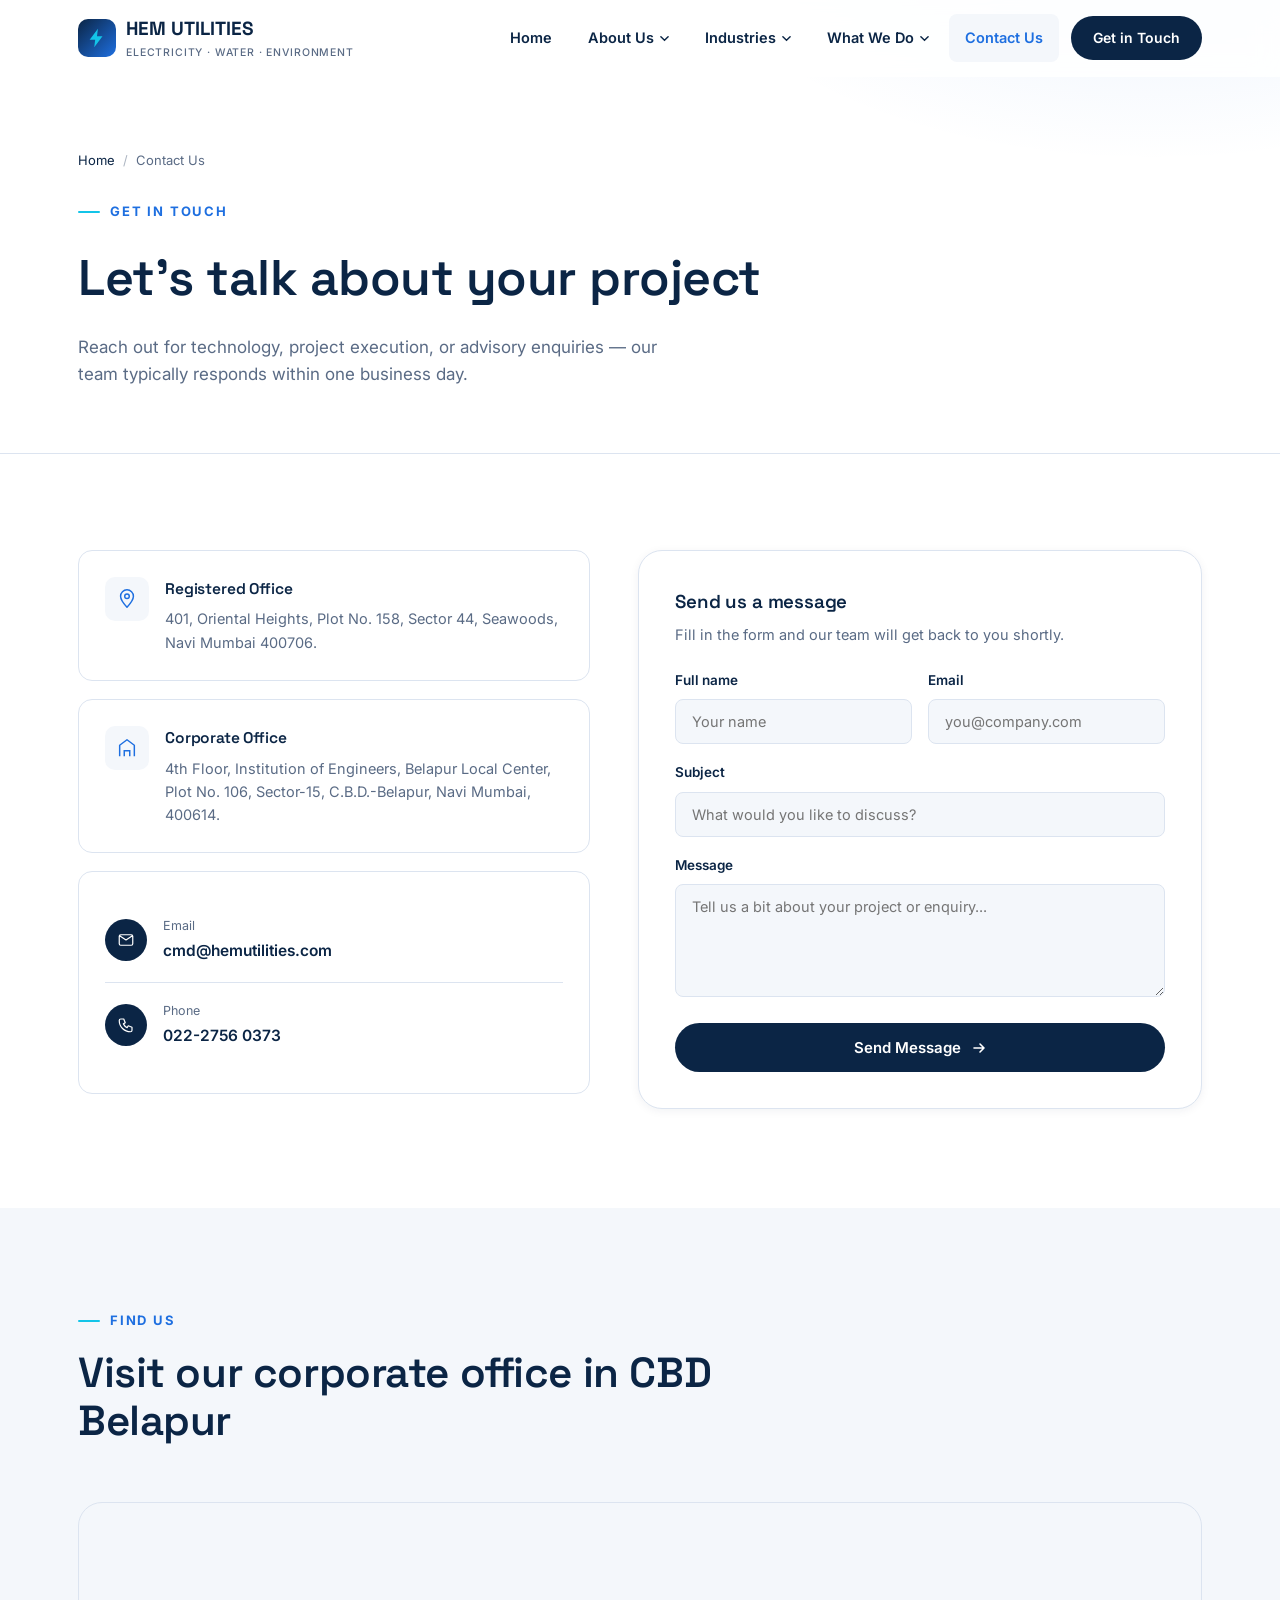
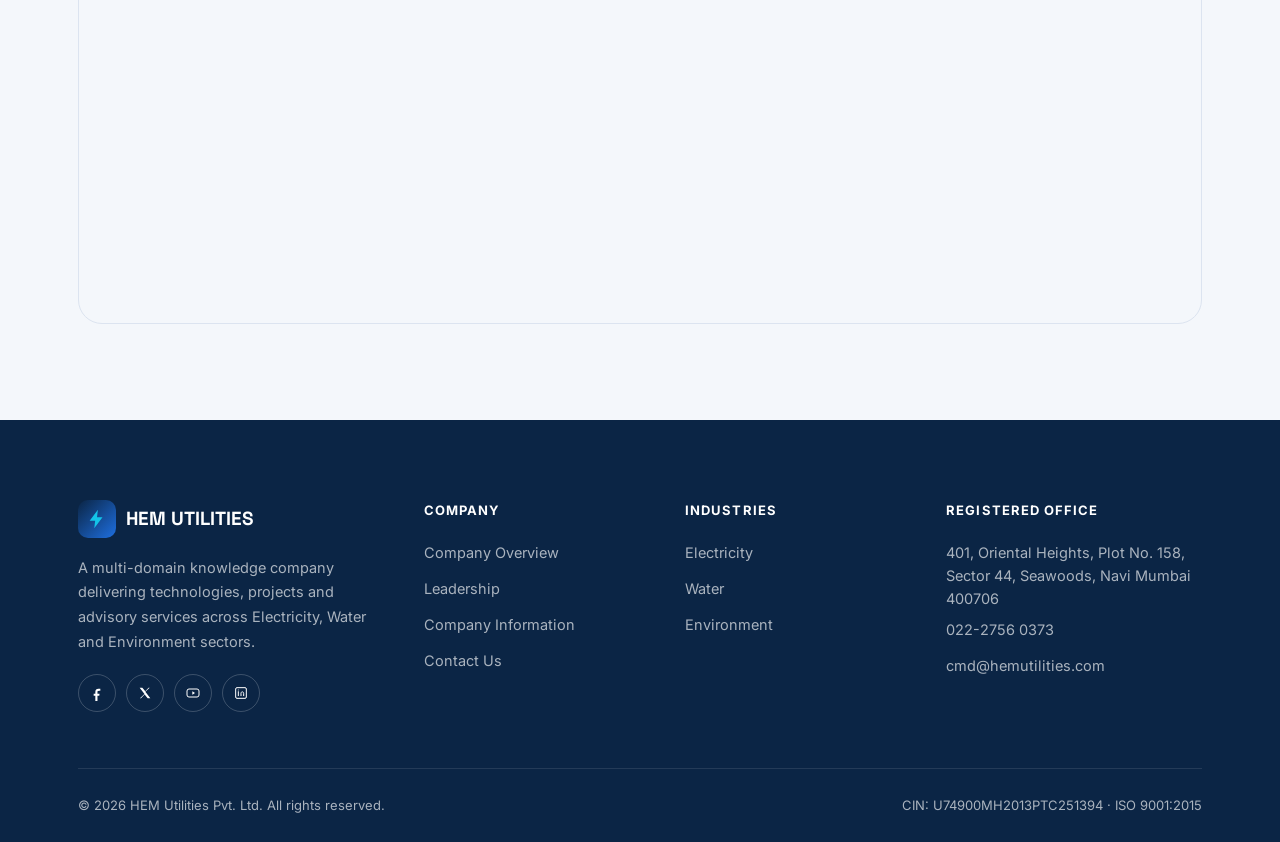
<file: contact.html>
<!DOCTYPE html>
<html lang="en">
<head>
<meta charset="UTF-8">
<meta name="viewport" content="width=device-width, initial-scale=1.0">
<title>Contact Us — HEM Utilities</title>
<meta name="description" content="Get in touch with HEM Utilities. Registered and corporate office addresses, phone and email contact details.">
<link rel="preconnect" href="https://fonts.googleapis.com">
<link rel="preconnect" href="https://fonts.gstatic.com" crossorigin>
<link href="https://fonts.googleapis.com/css2?family=Space+Grotesk:wght@500;600;700&family=Inter:wght@400;500;600;700;800&display=swap" rel="stylesheet">
<link rel="stylesheet" href="css/style.css">
<style>
  .contact-wrap { display: grid; grid-template-columns: 1fr 1.1fr; gap: 48px; }
  .office-card {
    background: var(--white); border: 1px solid var(--line); border-radius: var(--radius-m);
    padding: 26px; margin-bottom: 18px; display: flex; gap: 16px;
    transition: transform 0.3s var(--ease), box-shadow 0.3s var(--ease);
  }
  .office-card:hover { transform: translateY(-4px); box-shadow: var(--shadow-md); }
  .office-card .oico { width: 44px; height: 44px; border-radius: 10px; background: var(--slate); display:flex; align-items:center; justify-content:center; flex-shrink:0; }
  .office-card .oico svg { width: 22px; height: 22px; stroke: var(--cobalt); }
  .office-card h4 { font-size: 15.5px; margin-bottom: 6px; }
  .office-card p { font-size: 14.5px; color: var(--graphite-soft); margin:0; line-height: 1.6; }
  .contact-row { display: flex; gap: 16px; align-items: center; padding: 18px 0; border-bottom: 1px solid var(--line); }
  .contact-row:last-child { border-bottom: none; }
  .contact-row .cico { width: 42px; height: 42px; border-radius: 50%; background: var(--navy); display:flex; align-items:center; justify-content:center; flex-shrink:0; }
  .contact-row .cico svg { width: 18px; height: 18px; stroke: var(--cyan); }
  .contact-row a, .contact-row span.val { font-weight: 600; color: var(--navy); font-size: 15.5px; }
  .contact-row .lbl { font-size: 12.5px; color: var(--graphite-soft); display:block; margin-bottom:2px; }
  .map-frame {
    border-radius: var(--radius-l); overflow: hidden; height: 100%; min-height: 420px;
    border: 1px solid var(--line); position: relative;
  }
  .form-card {
    background: var(--white); border: 1px solid var(--line); border-radius: var(--radius-l);
    padding: 36px; box-shadow: var(--shadow-sm);
  }
  .form-group { margin-bottom: 18px; }
  .form-group label { display: block; font-size: 13.5px; font-weight: 600; color: var(--navy); margin-bottom: 8px; }
  .form-group input, .form-group textarea {
    width: 100%; padding: 13px 16px; border: 1.5px solid var(--line); border-radius: var(--radius-s);
    font-family: var(--font-body); font-size: 14.5px; color: var(--graphite);
    transition: border-color 0.25s var(--ease), box-shadow 0.25s var(--ease);
    background: var(--slate);
  }
  .form-group input:focus, .form-group textarea:focus {
    outline: none; border-color: var(--cobalt); box-shadow: 0 0 0 4px rgba(30,111,224,0.1); background: white;
  }
  .form-row { display: grid; grid-template-columns: 1fr 1fr; gap: 16px; }
</style>
</head>
<body>

<a href="#main" class="skip-link">Skip to content</a>
<div class="loader" aria-hidden="true"><div class="loader-mark"><span class="loader-pulse"></span>HEM UTILITIES</div></div>

<header class="site-header">
  <div class="container nav-wrap">
    <a href="index.html" class="brand">
      <span class="brand-mark"><svg viewBox="0 0 24 24" fill="none"><path d="M13 2L4 14h6l-1 8 9-12h-6l1-8z" fill="#13C4E8"/></svg></span>
      <span>HEM UTILITIES<small>Electricity · Water · Environment</small></span>
    </a>
    <nav class="main-nav">
      <div class="nav-item"><a href="index.html" class="nav-link">Home</a></div>
      <div class="nav-item has-dropdown">
        <a href="about.html" class="nav-link">About Us
          <svg class="chev" viewBox="0 0 10 6" fill="none"><path d="M1 1l4 4 4-4" stroke="currentColor" stroke-width="1.6" stroke-linecap="round"/></svg>
        </a>
        <div class="dropdown">
          <a href="about.html#overview"><span class="dot"></span>Company Overview</a>
          <a href="about.html#leadership"><span class="dot"></span>Leadership</a>
          <a href="about.html#information"><span class="dot"></span>Company Information</a>
        </div>
      </div>
      <div class="nav-item has-dropdown">
        <a href="industries.html" class="nav-link">Industries
          <svg class="chev" viewBox="0 0 10 6" fill="none"><path d="M1 1l4 4 4-4" stroke="currentColor" stroke-width="1.6" stroke-linecap="round"/></svg>
        </a>
        <div class="dropdown">
          <a href="industries.html#electricity"><span class="dot"></span>Electricity</a>
          <a href="industries.html#water"><span class="dot"></span>Water</a>
          <a href="industries.html#environment"><span class="dot"></span>Environment</a>
        </div>
      </div>
      <div class="nav-item has-dropdown">
        <a href="services.html" class="nav-link">What We Do
          <svg class="chev" viewBox="0 0 10 6" fill="none"><path d="M1 1l4 4 4-4" stroke="currentColor" stroke-width="1.6" stroke-linecap="round"/></svg>
        </a>
        <div class="dropdown">
          <a href="services.html#technologies"><span class="dot"></span>Technologies &amp; Solutions</a>
          <a href="services.html#projects"><span class="dot"></span>Projects &amp; Services</a>
          <a href="services.html#advisory"><span class="dot"></span>Advisory &amp; Consultancy</a>
        </div>
      </div>
      <div class="nav-item"><a href="contact.html" class="nav-link active">Contact Us</a></div>
      <a href="contact.html" class="nav-cta">Get in Touch</a>
    </nav>
    <button class="nav-toggle" aria-label="Toggle menu"><span></span><span></span><span></span></button>
  </div>
</header>

<main id="main">

  <section class="page-hero">
    <div class="container">
      <div class="breadcrumb"><a href="index.html">Home</a><span class="sep">/</span><span>Contact Us</span></div>
      <span class="eyebrow">Get in Touch</span>
      <h1>Let's talk about your project</h1>
      <p>Reach out for technology, project execution, or advisory enquiries — our team typically responds within one business day.</p>
    </div>
  </section>

  <section class="section">
    <div class="container">
      <div class="contact-wrap">

        <div class="reveal in">
          <div class="office-card">
            <div class="oico"><svg viewBox="0 0 24 24" fill="none"><path d="M12 21s7-7.5 7-12a7 7 0 10-14 0c0 4.5 7 12 7 12z" stroke-width="1.6" stroke-linejoin="round"/><circle cx="12" cy="9" r="2.5" stroke-width="1.6"/></svg></div>
            <div><h4>Registered Office</h4><p>401, Oriental Heights, Plot No. 158, Sector 44, Seawoods, Navi Mumbai 400706.</p></div>
          </div>
          <div class="office-card">
            <div class="oico"><svg viewBox="0 0 24 24" fill="none"><path d="M4 21V9l8-6 8 6v12" stroke-width="1.6" stroke-linejoin="round"/><path d="M9 21v-6h6v6" stroke-width="1.6"/></svg></div>
            <div><h4>Corporate Office</h4><p>4th Floor, Institution of Engineers, Belapur Local Center, Plot No. 106, Sector-15, C.B.D.-Belapur, Navi Mumbai, 400614.</p></div>
          </div>

          <div class="office-card" style="display:block;">
            <div class="contact-row">
              <div class="cico"><svg viewBox="0 0 24 24" fill="none"><path d="M3 6l9 6 9-6M5 5h14a2 2 0 012 2v10a2 2 0 01-2 2H5a2 2 0 01-2-2V7a2 2 0 012-2z" stroke="white" stroke-width="1.6" stroke-linejoin="round"/></svg></div>
              <div><span class="lbl">Email</span><a href="mailto:cmd@hemutilities.com">cmd@hemutilities.com</a></div>
            </div>
            <div class="contact-row">
              <div class="cico"><svg viewBox="0 0 24 24" fill="none"><path d="M5 4h4l2 5-2.5 1.5a11 11 0 005 5L15 13l5 2v4a2 2 0 01-2 2C9.6 21 3 14.4 3 6a2 2 0 012-2z" stroke="white" stroke-width="1.6" stroke-linejoin="round"/></svg></div>
              <div><span class="lbl">Phone</span><a href="tel:02227560373">022-2756 0373</a></div>
            </div>
          </div>
        </div>

        <div class="reveal in reveal-delay-1">
          <div class="form-card">
            <h3 style="margin-bottom:6px;">Send us a message</h3>
            <p style="color:var(--graphite-soft); font-size:14.5px; margin-bottom:24px;">Fill in the form and our team will get back to you shortly.</p>
            <form onsubmit="return false;">
              <div class="form-row">
                <div class="form-group"><label for="cname">Full name</label><input id="cname" type="text" placeholder="Your name"></div>
                <div class="form-group"><label for="cemail">Email</label><input id="cemail" type="email" placeholder="you@company.com"></div>
              </div>
              <div class="form-group"><label for="csubject">Subject</label><input id="csubject" type="text" placeholder="What would you like to discuss?"></div>
              <div class="form-group"><label for="cmsg">Message</label><textarea id="cmsg" rows="5" placeholder="Tell us a bit about your project or enquiry..."></textarea></div>
              <button type="submit" class="btn btn-primary" style="width:100%; justify-content:center;"><span>Send Message</span>
                <svg class="arrow" viewBox="0 0 16 16" fill="none"><path d="M3 8h10M9 4l4 4-4 4" stroke="white" stroke-width="1.6" stroke-linecap="round" stroke-linejoin="round"/></svg>
              </button>
            </form>
          </div>
        </div>

      </div>
    </div>
  </section>

  <section class="section section-slate">
    <div class="container">
      <div class="section-head reveal in">
        <span class="eyebrow">Find Us</span>
        <h2>Visit our corporate office in CBD Belapur</h2>
      </div>
      <div class="map-frame reveal in">
        <iframe
          src="https://maps.google.com/maps?q=hem%20utilities&t=m&z=15&output=embed&iwloc=near"
          width="100%" height="420" style="border:0; display:block;"
          loading="lazy" referrerpolicy="no-referrer-when-downgrade"
          title="HEM Utilities office location map">
        </iframe>
      </div>
    </div>
  </section>

</main>

<footer class="site-footer">
  <div class="container">
    <div class="footer-grid">
      <div class="footer-brand">
        <a href="index.html" class="brand">
          <span class="brand-mark"><svg viewBox="0 0 24 24" fill="none"><path d="M13 2L4 14h6l-1 8 9-12h-6l1-8z" fill="#13C4E8"/></svg></span>
          <span>HEM UTILITIES</span>
        </a>
        <p>A multi-domain knowledge company delivering technologies, projects and advisory services across Electricity, Water and Environment sectors.</p>
        <div class="footer-social">
          <a href="#" aria-label="Facebook"><svg viewBox="0 0 24 24" fill="none"><path d="M15 8.5h2V5.6c-.34-.05-1.5-.15-2.86-.15-2.84 0-4.64 1.73-4.64 4.9V13H7v3h2.5v8h3.2v-8h2.7l.4-3h-3.1V10.5c0-.87.23-1.47 1.5-1.47z" fill="white"/></svg></a>
          <a href="#" aria-label="Twitter"><svg viewBox="0 0 24 24" fill="none"><path d="M4 4l7.2 9.6L4.4 20H6l5.4-5.6L16 20h4l-7.5-10L19 4h-1.6l-5 5.2L8 4H4z" fill="white"/></svg></a>
          <a href="#" aria-label="YouTube"><svg viewBox="0 0 24 24" fill="none"><rect x="3" y="6" width="18" height="12" rx="3" stroke="white" stroke-width="1.5"/><path d="M11 9.5l4 2.5-4 2.5v-5z" fill="white"/></svg></a>
          <a href="#" aria-label="LinkedIn"><svg viewBox="0 0 24 24" fill="none"><rect x="4" y="4" width="16" height="16" rx="2" stroke="white" stroke-width="1.5"/><path d="M8 10v6M8 7.5v.01M12 16v-3.5c0-1.5 1-2.2 2-2.2s2 .7 2 2.2V16" stroke="white" stroke-width="1.5" stroke-linecap="round"/></svg></a>
        </div>
      </div>
      <div class="footer-col">
        <h5>Company</h5>
        <a href="about.html#overview">Company Overview</a>
        <a href="about.html#leadership">Leadership</a>
        <a href="about.html#information">Company Information</a>
        <a href="contact.html">Contact Us</a>
      </div>
      <div class="footer-col">
        <h5>Industries</h5>
        <a href="industries.html#electricity">Electricity</a>
        <a href="industries.html#water">Water</a>
        <a href="industries.html#environment">Environment</a>
      </div>
      <div class="footer-col">
        <h5>Registered Office</h5>
        <a href="contact.html" style="margin-bottom:8px;">401, Oriental Heights, Plot No. 158, Sector 44, Seawoods, Navi Mumbai 400706</a>
        <a href="tel:02227560373">022-2756 0373</a>
        <a href="mailto:cmd@hemutilities.com">cmd@hemutilities.com</a>
      </div>
    </div>
    <div class="footer-bottom">
      <span>© 2026 HEM Utilities Pvt. Ltd. All rights reserved.</span>
      <span>CIN: U74900MH2013PTC251394 · ISO 9001:2015</span>
    </div>
  </div>
</footer>

<button class="to-top" aria-label="Back to top"><svg viewBox="0 0 16 16" fill="none"><path d="M8 13V3M3 7l5-5 5 5" stroke="currentColor" stroke-width="1.8" stroke-linecap="round" stroke-linejoin="round"/></svg></button>

<script src="js/main.js"></script>
</body>
</html>
</file>
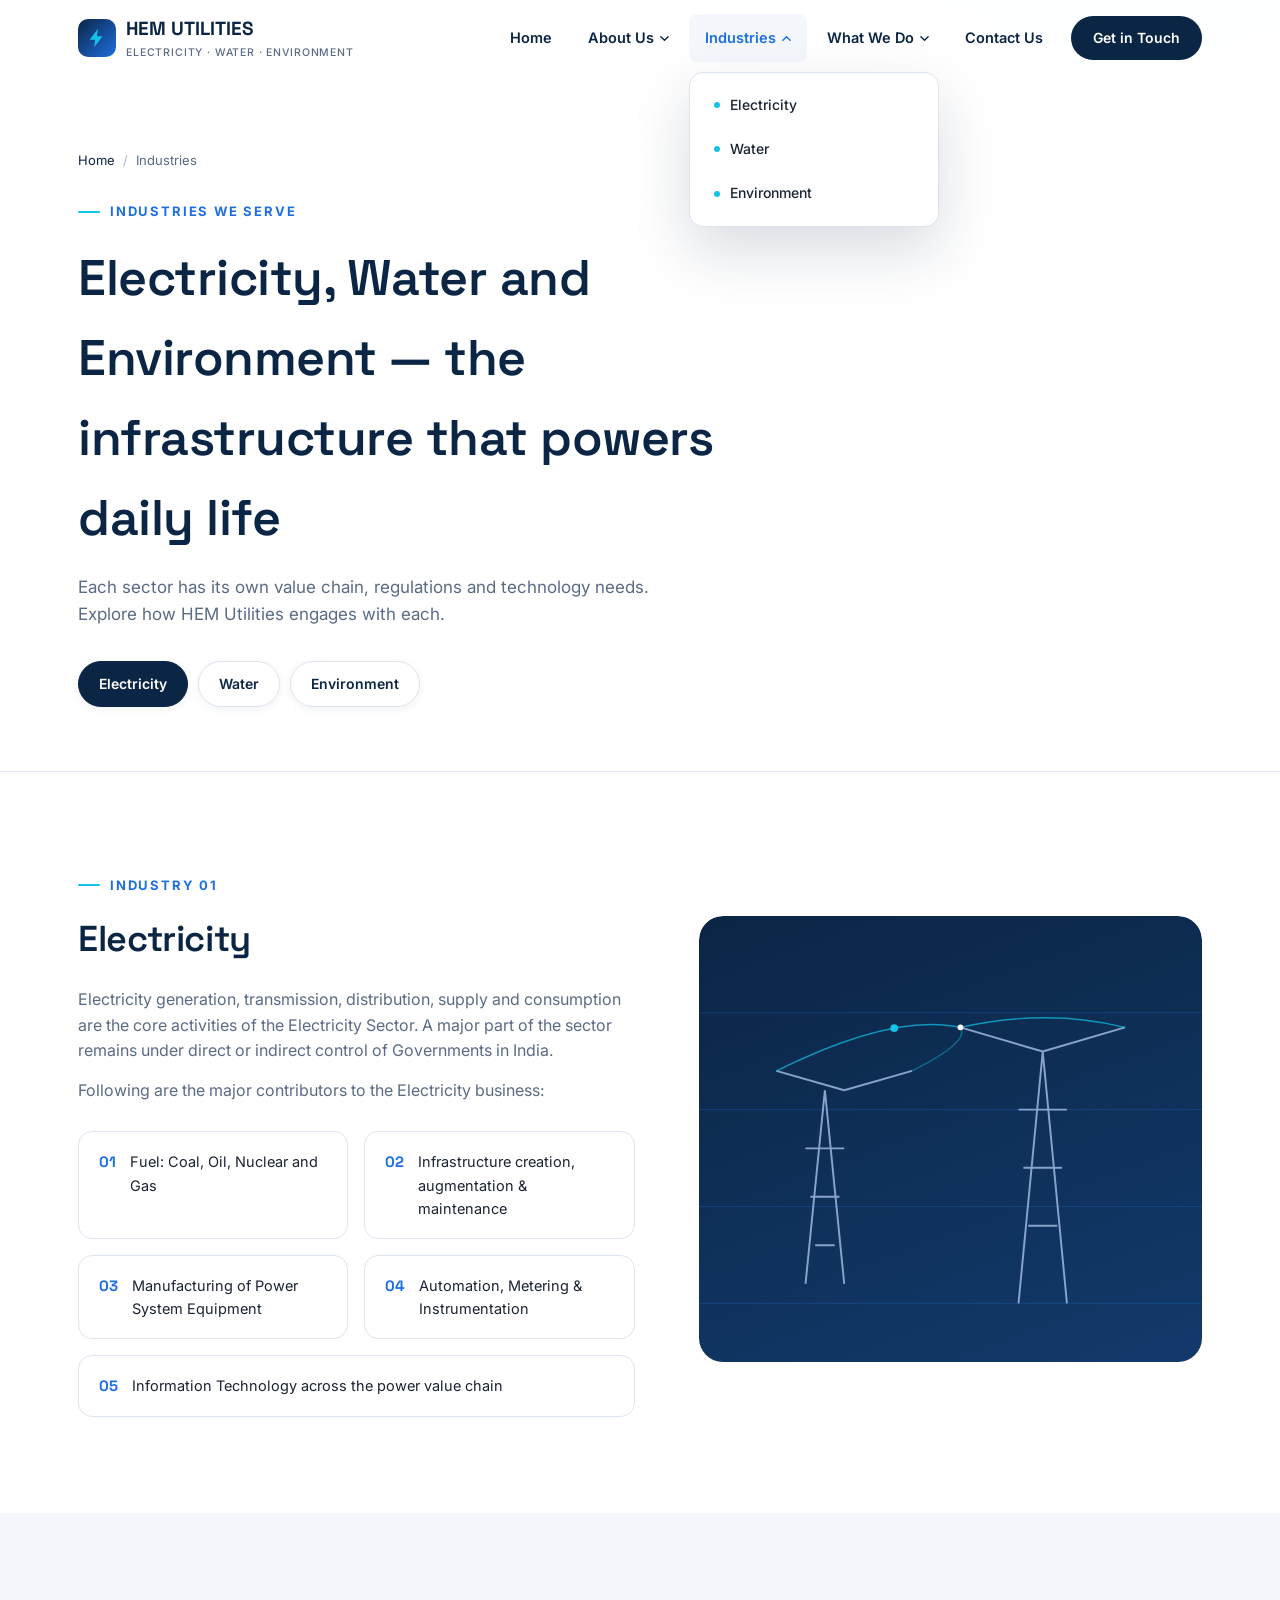
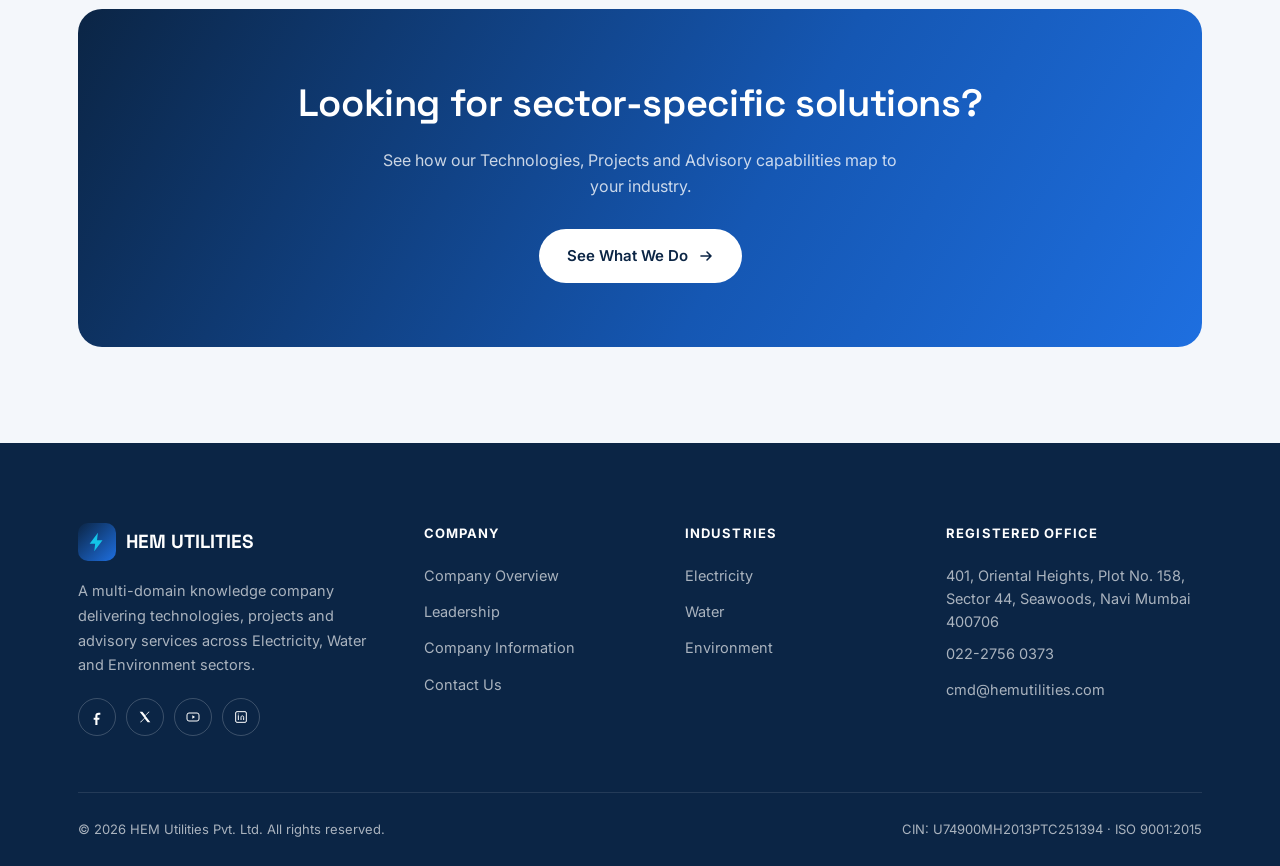
<file: industries.html>
<!DOCTYPE html>
<html lang="en">
<head>
<meta charset="UTF-8">
<meta name="viewport" content="width=device-width, initial-scale=1.0">
<title>Industries — Electricity, Water &amp; Environment | HEM Utilities</title>
<meta name="description" content="HEM Utilities serves the Electricity, Water and Environment industries with automation, infrastructure and technology solutions.">
<link rel="preconnect" href="https://fonts.googleapis.com">
<link rel="preconnect" href="https://fonts.gstatic.com" crossorigin>
<link href="https://fonts.googleapis.com/css2?family=Space+Grotesk:wght@500;600;700&family=Inter:wght@400;500;600;700;800&display=swap" rel="stylesheet">
<link rel="stylesheet" href="css/style.css">
<style>
  .ind-tabs-content { display: none; }
  .ind-tabs-content.active { display: block; }
  .factor-list { display: grid; grid-template-columns: repeat(2, 1fr); gap: 16px; margin-top: 28px; }
  .factor-item {
    display: flex; gap: 14px; align-items: flex-start;
    background: var(--white); border: 1px solid var(--line); border-radius: var(--radius-m);
    padding: 18px 20px; transition: transform 0.3s var(--ease), box-shadow 0.3s var(--ease);
  }
  .factor-item:hover { transform: translateY(-4px); box-shadow: var(--shadow-md); }
  .factor-item .num { font-family: var(--font-display); font-weight: 700; color: var(--cobalt); font-size: 15px; flex-shrink:0; }
  .factor-item p { font-size: 14.5px; color: var(--graphite); margin:0; }
</style>
</head>
<body>

<a href="#main" class="skip-link">Skip to content</a>
<div class="loader" aria-hidden="true"><div class="loader-mark"><span class="loader-pulse"></span>HEM UTILITIES</div></div>

<header class="site-header">
  <div class="container nav-wrap">
    <a href="index.html" class="brand">
      <span class="brand-mark"><svg viewBox="0 0 24 24" fill="none"><path d="M13 2L4 14h6l-1 8 9-12h-6l1-8z" fill="#13C4E8"/></svg></span>
      <span>HEM UTILITIES<small>Electricity · Water · Environment</small></span>
    </a>
    <nav class="main-nav">
      <div class="nav-item"><a href="index.html" class="nav-link">Home</a></div>
      <div class="nav-item has-dropdown">
        <a href="about.html" class="nav-link">About Us
          <svg class="chev" viewBox="0 0 10 6" fill="none"><path d="M1 1l4 4 4-4" stroke="currentColor" stroke-width="1.6" stroke-linecap="round"/></svg>
        </a>
        <div class="dropdown">
          <a href="about.html#overview"><span class="dot"></span>Company Overview</a>
          <a href="about.html#leadership"><span class="dot"></span>Leadership</a>
          <a href="about.html#information"><span class="dot"></span>Company Information</a>
        </div>
      </div>
      <div class="nav-item has-dropdown open">
        <a href="industries.html" class="nav-link active">Industries
          <svg class="chev" viewBox="0 0 10 6" fill="none"><path d="M1 1l4 4 4-4" stroke="currentColor" stroke-width="1.6" stroke-linecap="round"/></svg>
        </a>
        <div class="dropdown">
          <a href="industries.html#electricity" class="tab-link" data-tab="electricity"><span class="dot"></span>Electricity</a>
          <a href="industries.html#water" class="tab-link" data-tab="water"><span class="dot"></span>Water</a>
          <a href="industries.html#environment" class="tab-link" data-tab="environment"><span class="dot"></span>Environment</a>
        </div>
      </div>
      <div class="nav-item has-dropdown">
        <a href="services.html" class="nav-link">What We Do
          <svg class="chev" viewBox="0 0 10 6" fill="none"><path d="M1 1l4 4 4-4" stroke="currentColor" stroke-width="1.6" stroke-linecap="round"/></svg>
        </a>
        <div class="dropdown">
          <a href="services.html#technologies"><span class="dot"></span>Technologies &amp; Solutions</a>
          <a href="services.html#projects"><span class="dot"></span>Projects &amp; Services</a>
          <a href="services.html#advisory"><span class="dot"></span>Advisory &amp; Consultancy</a>
        </div>
      </div>
      <div class="nav-item"><a href="contact.html" class="nav-link">Contact Us</a></div>
      <a href="contact.html" class="nav-cta">Get in Touch</a>
    </nav>
    <button class="nav-toggle" aria-label="Toggle menu"><span></span><span></span><span></span></button>
  </div>
</header>

<main id="main">

  <section class="page-hero">
    <div class="container">
      <div class="breadcrumb"><a href="index.html">Home</a><span class="sep">/</span><span>Industries</span></div>
      <span class="eyebrow">Industries We Serve</span>
      <h1>Electricity, Water and Environment — the infrastructure that powers daily life</h1>
      <p>Each sector has its own value chain, regulations and technology needs. Explore how HEM Utilities engages with each.</p>
      <nav class="subnav" aria-label="Industries sub-sections">
        <a href="industries.html#electricity" class="tab-link" data-tab="electricity">Electricity</a>
        <a href="industries.html#water" class="tab-link" data-tab="water">Water</a>
        <a href="industries.html#environment" class="tab-link" data-tab="environment">Environment</a>
      </nav>
    </div>
  </section>

  <!-- ===================== ELECTRICITY ===================== -->
  <section class="ind-tabs-content" id="tab-electricity">
    <div class="section">
      <div class="container">
        <div class="split">
          <div class="reveal in">
            <span class="eyebrow">Industry 01</span>
            <h2>Electricity</h2>
            <p>Electricity generation, transmission, distribution, supply and consumption are the core activities of the Electricity Sector. A major part of the sector remains under direct or indirect control of Governments in India.</p>
            <p>Following are the major contributors to the Electricity business:</p>
            <div class="factor-list">
              <div class="factor-item"><span class="num">01</span><p>Fuel: Coal, Oil, Nuclear and Gas</p></div>
              <div class="factor-item"><span class="num">02</span><p>Infrastructure creation, augmentation &amp; maintenance</p></div>
              <div class="factor-item"><span class="num">03</span><p>Manufacturing of Power System Equipment</p></div>
              <div class="factor-item"><span class="num">04</span><p>Automation, Metering &amp; Instrumentation</p></div>
              <div class="factor-item" style="grid-column: span 2;"><span class="num">05</span><p>Information Technology across the power value chain</p></div>
            </div>
          </div>
          <div class="split-visual reveal in reveal-delay-1">
            <svg viewBox="0 0 520 460" xmlns="http://www.w3.org/2000/svg" style="width:100%;height:100%;background:linear-gradient(160deg,#0B2545,#123a6b);border-radius:24px;">
              <g stroke="#1E6FE0" stroke-width="1" opacity="0.3">
                <line x1="0" y1="100" x2="520" y2="100"/><line x1="0" y1="200" x2="520" y2="200"/>
                <line x1="0" y1="300" x2="520" y2="300"/><line x1="0" y1="400" x2="520" y2="400"/>
              </g>
              <!-- transmission towers -->
              <g stroke="#9fb8e0" stroke-width="2" fill="none" opacity="0.85">
                <path d="M150 380 L130 180 L110 380 M110 240 L150 240 M115 290 L145 290 M120 340 L140 340"/>
                <path d="M150 180 L80 160 M150 180 L220 160"/>
                <path d="M380 400 L355 140 L330 400 M330 200 L380 200 M335 260 L375 260 M340 320 L370 320"/>
                <path d="M355 140 L270 115 M355 140 L440 115"/>
              </g>
              <path d="M80 160 Q 200 100 270 115" stroke="#13C4E8" stroke-width="1.5" fill="none" opacity="0.7"/>
              <path d="M220 160 Q 280 130 270 115" stroke="#13C4E8" stroke-width="1.5" fill="none" opacity="0.4"/>
              <path d="M270 115 Q 360 95 440 115" stroke="#13C4E8" stroke-width="1.5" fill="none" opacity="0.7"/>
              <circle r="4" fill="#13C4E8">
                <animateMotion dur="4s" repeatCount="indefinite" path="M80 160 Q 200 100 270 115 Q 360 95 440 115"/>
              </circle>
              <circle cx="270" cy="115" r="3" fill="#fff"><animate attributeName="opacity" values="1;0.2;1" dur="1.4s" repeatCount="indefinite"/></circle>
            </svg>
          </div>
        </div>
      </div>
    </div>
  </section>

  <!-- ===================== WATER ===================== -->
  <section class="ind-tabs-content" id="tab-water">
    <div class="section">
      <div class="container">
        <div class="split reverse">
          <div class="reveal in">
            <span class="eyebrow">Industry 02</span>
            <h2>Water</h2>
            <p>Reliable water distribution and quality assurance is foundational to public health, urban development and industrial growth. HEM Utilities applies its automation and infrastructure expertise to help utilities manage water as rigorously as they manage power.</p>
            <ul class="check-list">
              <li><span class="check"><svg viewBox="0 0 16 16" fill="none"><path d="M3 8l4 4 6-8" stroke-width="1.8" stroke-linecap="round" stroke-linejoin="round"/></svg></span>Water Distribution Management Systems (WDMS) for network visibility</li>
              <li><span class="check"><svg viewBox="0 0 16 16" fill="none"><path d="M3 8l4 4 6-8" stroke-width="1.8" stroke-linecap="round" stroke-linejoin="round"/></svg></span>Water Quality Monitoring Systems and software</li>
              <li><span class="check"><svg viewBox="0 0 16 16" fill="none"><path d="M3 8l4 4 6-8" stroke-width="1.8" stroke-linecap="round" stroke-linejoin="round"/></svg></span>Electrical and Water Infrastructure EPC works</li>
              <li><span class="check"><svg viewBox="0 0 16 16" fill="none"><path d="M3 8l4 4 6-8" stroke-width="1.8" stroke-linecap="round" stroke-linejoin="round"/></svg></span>GIS-based asset mapping for distribution networks</li>
            </ul>
          </div>
          <div class="split-visual reveal in reveal-delay-1">
            <svg viewBox="0 0 520 460" xmlns="http://www.w3.org/2000/svg" style="width:100%;height:100%;background:var(--slate);border-radius:24px;">
              <g stroke="#1E6FE0" stroke-width="2" fill="none" opacity="0.4">
                <path d="M40 380 H 480"/>
                <path d="M40 380 V 200 H 200"/>
                <path d="M200 200 V 120 H 400"/>
                <path d="M280 380 V 280 H 400 V 200"/>
              </g>
              <circle r="5" fill="#13C4E8">
                <animateMotion dur="5s" repeatCount="indefinite" path="M40 380 V 200 H 200 V 120 H 400"/>
              </circle>
              <circle r="5" fill="#1E6FE0">
                <animateMotion dur="6s" begin="1s" repeatCount="indefinite" path="M40 380 H 480"/>
              </circle>
              <!-- tank -->
              <rect x="370" y="80" width="80" height="60" rx="6" fill="#0B2545"/>
              <rect x="378" y="90" width="64" height="20" rx="3" fill="#13C4E8" opacity="0.5"/>
              <!-- droplet -->
              <path d="M260 220c-16 24-30 40-30 56a30 30 0 0060 0c0-16-14-32-30-56z" fill="#1E6FE0" opacity="0.9"/>
              <path d="M250 268a12 12 0 0012-12" stroke="white" stroke-width="2.4" fill="none" stroke-linecap="round" opacity="0.7"/>
              <!-- pipe joints -->
              <circle cx="200" cy="200" r="6" fill="#0B2545"/>
              <circle cx="280" cy="380" r="6" fill="#0B2545"/>
              <circle cx="400" cy="200" r="6" fill="#0B2545"/>
            </svg>
          </div>
        </div>
      </div>
    </div>
  </section>

  <!-- ===================== ENVIRONMENT ===================== -->
  <section class="ind-tabs-content" id="tab-environment">
    <div class="section">
      <div class="container">
        <div class="split">
          <div class="reveal in">
            <span class="eyebrow">Industry 03</span>
            <h2>Environment</h2>
            <p>According to the OECD, the environmental industry consists of activities which produce goods and services to measure, prevent, limit, minimise or correct environmental damage to water, air and soil — as well as problems related to waste, noise and eco-systems.</p>
            <p>This sector deals with waste management, air pollution, water and waste, along with environmental services and equipment that reduce the ecological footprint of industrial and urban activity.</p>
            <div class="tag" style="margin-top:8px;">Waste Management</div>
            <div class="tag" style="margin-left:8px;">Air Quality</div>
            <div class="tag" style="margin-left:8px;">Eco-systems</div>
          </div>
          <div class="split-visual reveal in reveal-delay-1">
            <svg viewBox="0 0 520 460" xmlns="http://www.w3.org/2000/svg" style="width:100%;height:100%;background:linear-gradient(160deg,#0d2d56,#1557b3);border-radius:24px;">
              <g opacity="0.18" stroke="#13C4E8" stroke-width="1">
                <circle cx="260" cy="230" r="160"/>
                <circle cx="260" cy="230" r="120"/>
                <circle cx="260" cy="230" r="80"/>
              </g>
              <path d="M260 130c-50 60-95 105-95 155a95 95 0 00190 0c0-50-45-95-95-155z" fill="#13C4E8" opacity="0.18"/>
              <path d="M180 270c10-65 45-105 85-130-5 70 0 130-35 175-35 45-60-5-50-45z" fill="#13C4E8"/>
              <path d="M260 150c30 50 55 90 50 140-5 45-30 70-55 65" fill="none" stroke="white" stroke-width="2" opacity="0.4"/>
              <g fill="#fff" opacity="0.85">
                <circle cx="120" cy="120" r="3"><animate attributeName="opacity" values="0.3;1;0.3" dur="3s" repeatCount="indefinite"/></circle>
                <circle cx="400" cy="150" r="3"><animate attributeName="opacity" values="1;0.3;1" dur="2.4s" repeatCount="indefinite"/></circle>
                <circle cx="370" cy="320" r="3"><animate attributeName="opacity" values="0.3;1;0.3" dur="2.8s" repeatCount="indefinite"/></circle>
                <circle cx="130" cy="340" r="3"><animate attributeName="opacity" values="1;0.3;1" dur="3.4s" repeatCount="indefinite"/></circle>
              </g>
            </svg>
          </div>
        </div>
      </div>
    </div>
  </section>

  <section class="section section-slate">
    <div class="container">
      <div class="cta-band reveal in">
        <h2>Looking for sector-specific solutions?</h2>
        <p>See how our Technologies, Projects and Advisory capabilities map to your industry.</p>
        <div class="cta-actions">
          <a href="services.html" class="btn btn-light"><span>See What We Do</span>
            <svg class="arrow" viewBox="0 0 16 16" fill="none"><path d="M3 8h10M9 4l4 4-4 4" stroke="#0B2545" stroke-width="1.6" stroke-linecap="round" stroke-linejoin="round"/></svg>
          </a>
        </div>
      </div>
    </div>
  </section>

</main>

<footer class="site-footer">
  <div class="container">
    <div class="footer-grid">
      <div class="footer-brand">
        <a href="index.html" class="brand">
          <span class="brand-mark"><svg viewBox="0 0 24 24" fill="none"><path d="M13 2L4 14h6l-1 8 9-12h-6l1-8z" fill="#13C4E8"/></svg></span>
          <span>HEM UTILITIES</span>
        </a>
        <p>A multi-domain knowledge company delivering technologies, projects and advisory services across Electricity, Water and Environment sectors.</p>
        <div class="footer-social">
          <a href="#" aria-label="Facebook"><svg viewBox="0 0 24 24" fill="none"><path d="M15 8.5h2V5.6c-.34-.05-1.5-.15-2.86-.15-2.84 0-4.64 1.73-4.64 4.9V13H7v3h2.5v8h3.2v-8h2.7l.4-3h-3.1V10.5c0-.87.23-1.47 1.5-1.47z" fill="white"/></svg></a>
          <a href="#" aria-label="Twitter"><svg viewBox="0 0 24 24" fill="none"><path d="M4 4l7.2 9.6L4.4 20H6l5.4-5.6L16 20h4l-7.5-10L19 4h-1.6l-5 5.2L8 4H4z" fill="white"/></svg></a>
          <a href="#" aria-label="YouTube"><svg viewBox="0 0 24 24" fill="none"><rect x="3" y="6" width="18" height="12" rx="3" stroke="white" stroke-width="1.5"/><path d="M11 9.5l4 2.5-4 2.5v-5z" fill="white"/></svg></a>
          <a href="#" aria-label="LinkedIn"><svg viewBox="0 0 24 24" fill="none"><rect x="4" y="4" width="16" height="16" rx="2" stroke="white" stroke-width="1.5"/><path d="M8 10v6M8 7.5v.01M12 16v-3.5c0-1.5 1-2.2 2-2.2s2 .7 2 2.2V16" stroke="white" stroke-width="1.5" stroke-linecap="round"/></svg></a>
        </div>
      </div>
      <div class="footer-col">
        <h5>Company</h5>
        <a href="about.html#overview">Company Overview</a>
        <a href="about.html#leadership">Leadership</a>
        <a href="about.html#information">Company Information</a>
        <a href="contact.html">Contact Us</a>
      </div>
      <div class="footer-col">
        <h5>Industries</h5>
        <a href="industries.html#electricity">Electricity</a>
        <a href="industries.html#water">Water</a>
        <a href="industries.html#environment">Environment</a>
      </div>
      <div class="footer-col">
        <h5>Registered Office</h5>
        <a href="contact.html" style="margin-bottom:8px;">401, Oriental Heights, Plot No. 158, Sector 44, Seawoods, Navi Mumbai 400706</a>
        <a href="tel:02227560373">022-2756 0373</a>
        <a href="mailto:cmd@hemutilities.com">cmd@hemutilities.com</a>
      </div>
    </div>
    <div class="footer-bottom">
      <span>© 2026 HEM Utilities Pvt. Ltd. All rights reserved.</span>
      <span>CIN: U74900MH2013PTC251394 · ISO 9001:2015</span>
    </div>
  </div>
</footer>

<button class="to-top" aria-label="Back to top"><svg viewBox="0 0 16 16" fill="none"><path d="M8 13V3M3 7l5-5 5 5" stroke="currentColor" stroke-width="1.8" stroke-linecap="round" stroke-linejoin="round"/></svg></button>

<script src="js/main.js"></script>
<script>
  (function() {
    const tabs = document.querySelectorAll('.ind-tabs-content');
    const tabLinks = document.querySelectorAll('.tab-link');
    const subnavLinks = document.querySelectorAll('.subnav .tab-link');

    function activate(tabName) {
      tabs.forEach(t => t.classList.remove('active'));
      const target = document.getElementById('tab-' + tabName);
      if (target) target.classList.add('active');
      subnavLinks.forEach(l => l.classList.toggle('active', l.dataset.tab === tabName));
      target?.querySelectorAll('.reveal').forEach(el => el.classList.add('in'));
    }

    function getTabFromHash() {
      const hash = window.location.hash.replace('#', '');
      return ['electricity', 'water', 'environment'].includes(hash) ? hash : 'electricity';
    }

    tabLinks.forEach(link => {
      link.addEventListener('click', () => {
        const tabName = link.dataset.tab;
        if (tabName) {
          history.pushState(null, '', '#' + tabName);
          activate(tabName);
          window.scrollTo({ top: document.querySelector('.page-hero').offsetHeight - 40, behavior: 'smooth' });
        }
      });
    });

    window.addEventListener('hashchange', () => activate(getTabFromHash()));
    activate(getTabFromHash());
  })();
</script>
</body>
</html>
</file>
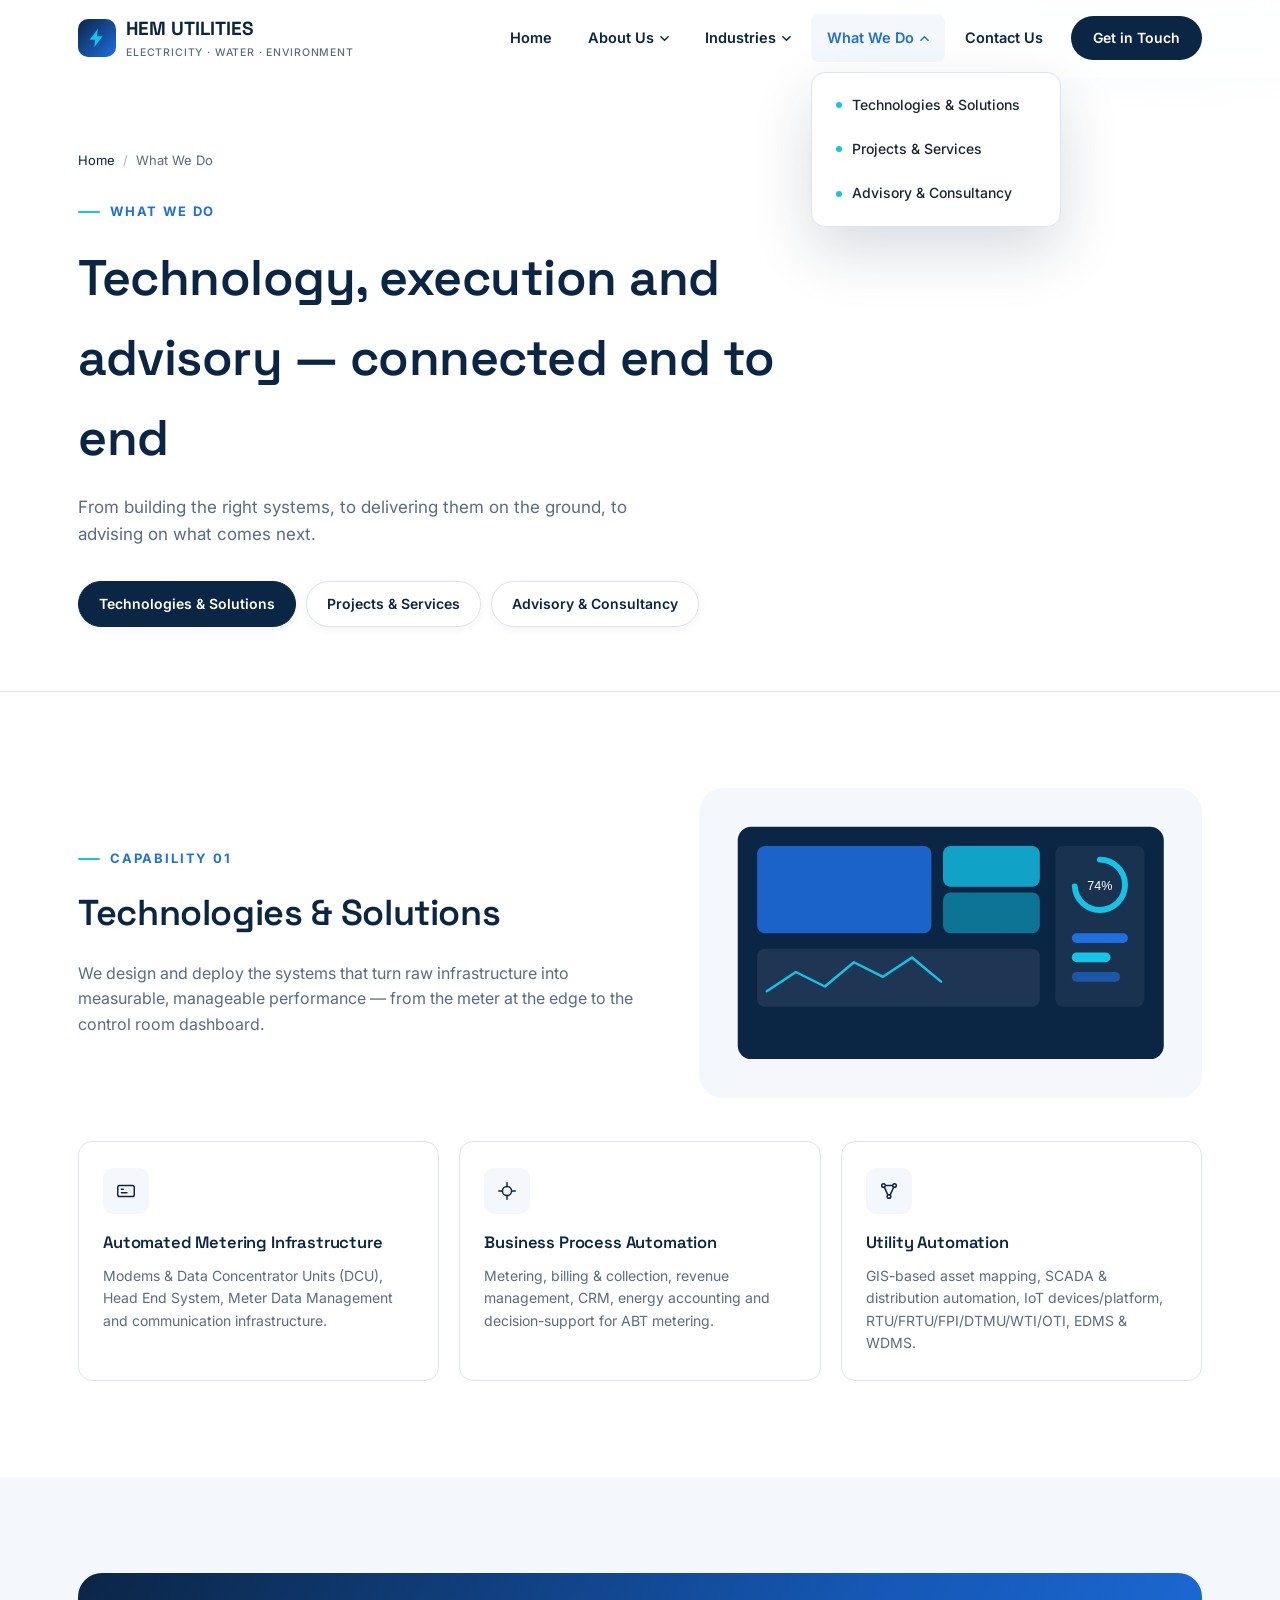
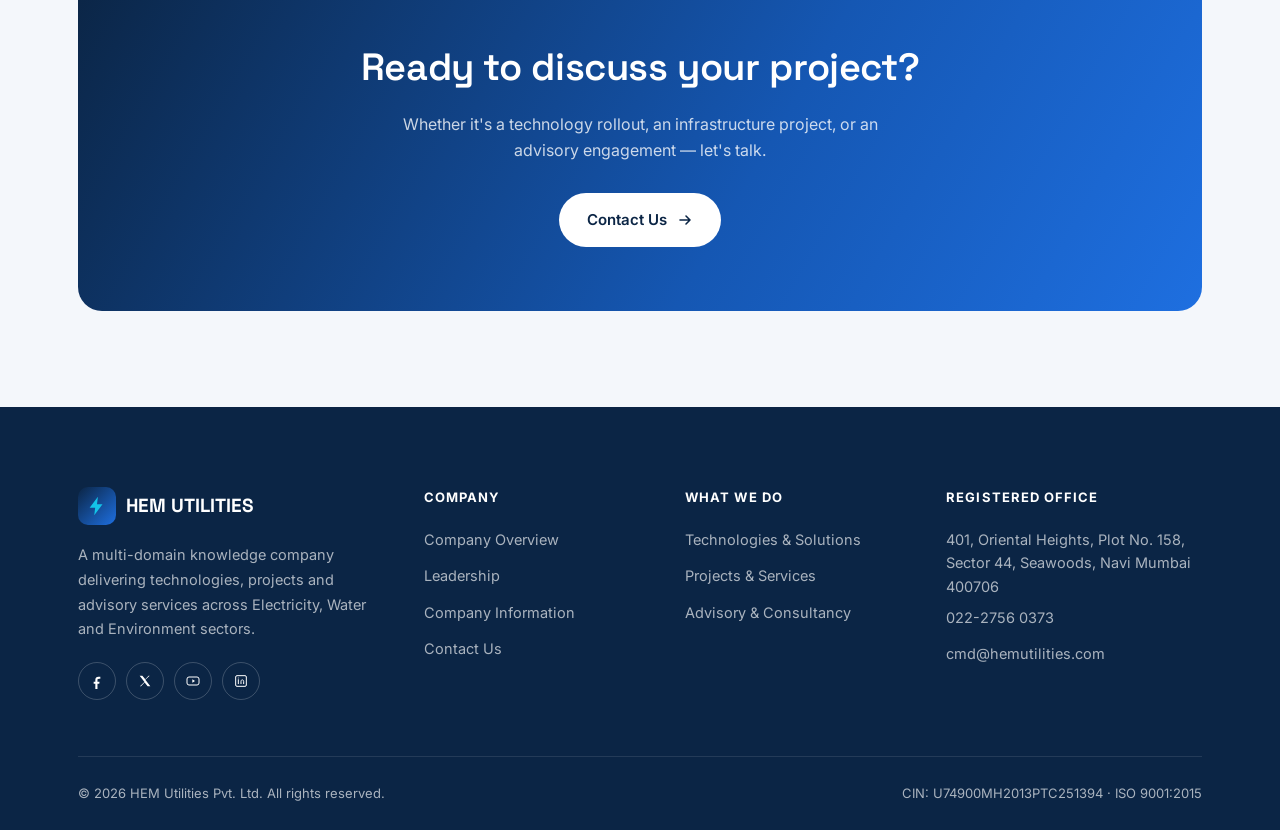
<file: services.html>
<!DOCTYPE html>
<html lang="en">
<head>
<meta charset="UTF-8">
<meta name="viewport" content="width=device-width, initial-scale=1.0">
<title>What We Do — Technologies, Projects &amp; Advisory | HEM Utilities</title>
<meta name="description" content="HEM Utilities delivers Technologies & Solutions, Projects & Services, and Advisory & Consultancy across the utility sector.">
<link rel="preconnect" href="https://fonts.googleapis.com">
<link rel="preconnect" href="https://fonts.gstatic.com" crossorigin>
<link href="https://fonts.googleapis.com/css2?family=Space+Grotesk:wght@500;600;700&family=Inter:wght@400;500;600;700;800&display=swap" rel="stylesheet">
<link rel="stylesheet" href="css/style.css">
<style>
  .svc-tabs-content { display: none; }
  .svc-tabs-content.active { display: block; }
  .capability-card {
    background: var(--white); border: 1px solid var(--line); border-radius: var(--radius-m);
    padding: 26px 24px; transition: transform 0.35s var(--ease), box-shadow 0.35s var(--ease), border-color 0.35s var(--ease);
    position: relative;
  }
  .capability-card:hover { transform: translateY(-6px); box-shadow: var(--shadow-md); border-color: transparent; }
  .capability-card .cico { width: 46px; height: 46px; border-radius: 10px; background: var(--slate); display:flex; align-items:center; justify-content:center; margin-bottom:16px; transition: background 0.3s var(--ease); }
  .capability-card:hover .cico { background: var(--navy); }
  .capability-card .cico svg { width: 22px; height: 22px; stroke: var(--navy); transition: stroke 0.3s var(--ease); }
  .capability-card:hover .cico svg { stroke: var(--cyan); }
  .capability-card h4 { font-size: 16.5px; margin-bottom: 8px; }
  .capability-card p { font-size: 14px; color: var(--graphite-soft); margin: 0; line-height: 1.6; }
  .capability-grid { display: grid; grid-template-columns: repeat(3, 1fr); gap: 20px; margin-top: 36px; }
  .deliverable-row {
    display: flex; align-items: center; gap: 18px;
    padding: 20px 0; border-bottom: 1px solid var(--line);
  }
  .deliverable-row:first-child { padding-top: 0; }
  .deliverable-row .idx { font-family: var(--font-display); font-size: 20px; font-weight: 700; color: var(--slate-2); width: 40px; flex-shrink:0; transition: color 0.3s var(--ease); }
  .deliverable-row:hover .idx { color: var(--cyan); }
  .deliverable-row h4 { font-size: 16.5px; margin: 0; }
</style>
</head>
<body>

<a href="#main" class="skip-link">Skip to content</a>
<div class="loader" aria-hidden="true"><div class="loader-mark"><span class="loader-pulse"></span>HEM UTILITIES</div></div>

<header class="site-header">
  <div class="container nav-wrap">
    <a href="index.html" class="brand">
      <span class="brand-mark"><svg viewBox="0 0 24 24" fill="none"><path d="M13 2L4 14h6l-1 8 9-12h-6l1-8z" fill="#13C4E8"/></svg></span>
      <span>HEM UTILITIES<small>Electricity · Water · Environment</small></span>
    </a>
    <nav class="main-nav">
      <div class="nav-item"><a href="index.html" class="nav-link">Home</a></div>
      <div class="nav-item has-dropdown">
        <a href="about.html" class="nav-link">About Us
          <svg class="chev" viewBox="0 0 10 6" fill="none"><path d="M1 1l4 4 4-4" stroke="currentColor" stroke-width="1.6" stroke-linecap="round"/></svg>
        </a>
        <div class="dropdown">
          <a href="about.html#overview"><span class="dot"></span>Company Overview</a>
          <a href="about.html#leadership"><span class="dot"></span>Leadership</a>
          <a href="about.html#information"><span class="dot"></span>Company Information</a>
        </div>
      </div>
      <div class="nav-item has-dropdown">
        <a href="industries.html" class="nav-link">Industries
          <svg class="chev" viewBox="0 0 10 6" fill="none"><path d="M1 1l4 4 4-4" stroke="currentColor" stroke-width="1.6" stroke-linecap="round"/></svg>
        </a>
        <div class="dropdown">
          <a href="industries.html#electricity"><span class="dot"></span>Electricity</a>
          <a href="industries.html#water"><span class="dot"></span>Water</a>
          <a href="industries.html#environment"><span class="dot"></span>Environment</a>
        </div>
      </div>
      <div class="nav-item has-dropdown open">
        <a href="services.html" class="nav-link active">What We Do
          <svg class="chev" viewBox="0 0 10 6" fill="none"><path d="M1 1l4 4 4-4" stroke="currentColor" stroke-width="1.6" stroke-linecap="round"/></svg>
        </a>
        <div class="dropdown">
          <a href="services.html#technologies" class="tab-link" data-tab="technologies"><span class="dot"></span>Technologies &amp; Solutions</a>
          <a href="services.html#projects" class="tab-link" data-tab="projects"><span class="dot"></span>Projects &amp; Services</a>
          <a href="services.html#advisory" class="tab-link" data-tab="advisory"><span class="dot"></span>Advisory &amp; Consultancy</a>
        </div>
      </div>
      <div class="nav-item"><a href="contact.html" class="nav-link">Contact Us</a></div>
      <a href="contact.html" class="nav-cta">Get in Touch</a>
    </nav>
    <button class="nav-toggle" aria-label="Toggle menu"><span></span><span></span><span></span></button>
  </div>
</header>

<main id="main">

  <section class="page-hero">
    <div class="container">
      <div class="breadcrumb"><a href="index.html">Home</a><span class="sep">/</span><span>What We Do</span></div>
      <span class="eyebrow">What We Do</span>
      <h1>Technology, execution and advisory — connected end to end</h1>
      <p>From building the right systems, to delivering them on the ground, to advising on what comes next.</p>
      <nav class="subnav" aria-label="Services sub-sections">
        <a href="services.html#technologies" class="tab-link" data-tab="technologies">Technologies &amp; Solutions</a>
        <a href="services.html#projects" class="tab-link" data-tab="projects">Projects &amp; Services</a>
        <a href="services.html#advisory" class="tab-link" data-tab="advisory">Advisory &amp; Consultancy</a>
      </nav>
    </div>
  </section>

  <!-- ===================== TECHNOLOGIES & SOLUTIONS ===================== -->
  <section class="svc-tabs-content" id="tab-technologies">
    <div class="section">
      <div class="container">
        <div class="split">
          <div class="reveal in">
            <span class="eyebrow">Capability 01</span>
            <h2>Technologies &amp; Solutions</h2>
            <p>We design and deploy the systems that turn raw infrastructure into measurable, manageable performance — from the meter at the edge to the control room dashboard.</p>
          </div>
          <div class="split-visual reveal in reveal-delay-1">
            <svg viewBox="0 0 520 320" xmlns="http://www.w3.org/2000/svg" style="width:100%;height:100%;background:var(--slate);border-radius:24px;">
              <rect x="40" y="40" width="440" height="240" rx="14" fill="#0B2545"/>
              <rect x="60" y="60" width="180" height="90" rx="8" fill="#1E6FE0" opacity="0.85"/>
              <rect x="252" y="60" width="100" height="42" rx="8" fill="#13C4E8" opacity="0.8"/>
              <rect x="252" y="108" width="100" height="42" rx="8" fill="#13C4E8" opacity="0.5"/>
              <rect x="60" y="166" width="292" height="60" rx="8" fill="#ffffff" opacity="0.08"/>
              <polyline points="70,210 100,190 130,205 160,180 190,195 220,175 250,200" fill="none" stroke="#13C4E8" stroke-width="2.5" stroke-linecap="round" stroke-linejoin="round"/>
              <rect x="368" y="60" width="92" height="166" rx="8" fill="#ffffff" opacity="0.06"/>
              <circle cx="414" cy="100" r="26" fill="none" stroke="#13C4E8" stroke-width="6" stroke-dasharray="120 163" stroke-linecap="round" transform="rotate(-90 414 100)"/>
              <text x="414" y="105" fill="white" font-size="13" text-anchor="middle" font-family="sans-serif">74%</text>
              <rect x="385" y="150" width="58" height="10" rx="5" fill="#1E6FE0"/>
              <rect x="385" y="170" width="40" height="10" rx="5" fill="#13C4E8"/>
              <rect x="385" y="190" width="50" height="10" rx="5" fill="#1E6FE0" opacity="0.6"/>
            </svg>
          </div>
        </div>

        <div class="capability-grid reveal in">
          <div class="capability-card">
            <div class="cico"><svg viewBox="0 0 24 24" fill="none"><rect x="3" y="6" width="18" height="12" rx="2" stroke-width="1.6"/><path d="M7 10h2M7 14h6" stroke-width="1.6" stroke-linecap="round"/></svg></div>
            <h4>Automated Metering Infrastructure</h4>
            <p>Modems &amp; Data Concentrator Units (DCU), Head End System, Meter Data Management and communication infrastructure.</p>
          </div>
          <div class="capability-card">
            <div class="cico"><svg viewBox="0 0 24 24" fill="none"><path d="M12 3v4M12 17v4M3 12h4M17 12h4" stroke-width="1.6" stroke-linecap="round"/><circle cx="12" cy="12" r="5" stroke-width="1.6"/></svg></div>
            <h4>Business Process Automation</h4>
            <p>Metering, billing &amp; collection, revenue management, CRM, energy accounting and decision-support for ABT metering.</p>
          </div>
          <div class="capability-card">
            <div class="cico"><svg viewBox="0 0 24 24" fill="none"><circle cx="6" cy="6" r="2" stroke-width="1.6"/><circle cx="18" cy="6" r="2" stroke-width="1.6"/><circle cx="12" cy="18" r="2" stroke-width="1.6"/><path d="M8 6h8M7 8l4 9M17 8l-4 9" stroke-width="1.6"/></svg></div>
            <h4>Utility Automation</h4>
            <p>GIS-based asset mapping, SCADA &amp; distribution automation, IoT devices/platform, RTU/FRTU/FPI/DTMU/WTI/OTI, EDMS &amp; WDMS.</p>
          </div>
        </div>
      </div>
    </div>
  </section>

  <!-- ===================== PROJECTS & SERVICES ===================== -->
  <section class="svc-tabs-content" id="tab-projects">
    <div class="section">
      <div class="container">
        <div class="split reverse">
          <div class="reveal in">
            <span class="eyebrow">Capability 02</span>
            <h2>Projects &amp; Services</h2>
            <p>Boots on the ground — survey, build, automate and maintain. Our project teams execute against the standards that utility-grade infrastructure demands.</p>
          </div>
          <div class="split-visual reveal in reveal-delay-1">
            <svg viewBox="0 0 520 320" xmlns="http://www.w3.org/2000/svg" style="width:100%;height:100%;background:linear-gradient(160deg,#0B2545,#1557b3);border-radius:24px;">
              <g stroke="#13C4E8" stroke-width="1" opacity="0.25">
                <line x1="0" y1="60" x2="520" y2="60"/><line x1="0" y1="160" x2="520" y2="160"/><line x1="0" y1="260" x2="520" y2="260"/>
              </g>
              <!-- crane/survey rig motif -->
              <path d="M120 280 V 100 L 320 100" stroke="white" stroke-width="3" fill="none" stroke-linecap="round" opacity="0.85"/>
              <path d="M120 280 H 60" stroke="white" stroke-width="3" stroke-linecap="round" opacity="0.85"/>
              <line x1="300" y1="100" x2="300" y2="160" stroke="#13C4E8" stroke-width="3"/>
              <rect x="280" y="155" width="40" height="22" rx="3" fill="#13C4E8"/>
              <circle cx="120" cy="280" r="8" fill="#0B2545" stroke="white" stroke-width="2"/>
              <!-- drone -->
              <g transform="translate(380,90)">
                <circle r="5" fill="white"/>
                <line x1="-18" y1="0" x2="18" y2="0" stroke="white" stroke-width="2"/>
                <line x1="0" y1="-18" x2="0" y2="18" stroke="white" stroke-width="2"/>
                <circle cx="-18" cy="0" r="4" fill="#13C4E8"/><circle cx="18" cy="0" r="4" fill="#13C4E8"/>
                <circle cx="0" cy="-18" r="4" fill="#13C4E8"/><circle cx="0" cy="18" r="4" fill="#13C4E8"/>
                <animateTransform attributeName="transform" type="translate" values="380,90;380,75;380,90" dur="2.4s" repeatCount="indefinite"/>
              </g>
              <path d="M380 108 L 280 200" stroke="#13C4E8" stroke-width="1.5" stroke-dasharray="3 4" opacity="0.6"/>
            </svg>
          </div>
        </div>

        <div class="mt-lg reveal in" style="margin-top:48px;">
          <div class="deliverable-row"><span class="idx">01</span><h4>Substation &amp; Distribution Automation works and AMC Services</h4></div>
          <div class="deliverable-row"><span class="idx">02</span><h4>Metering &amp; AMR works and AMC Services</h4></div>
          <div class="deliverable-row"><span class="idx">03</span><h4>GPS / DGPS / GPR / LiDAR / Drone Survey</h4></div>
          <div class="deliverable-row"><span class="idx">04</span><h4>GIS Data Creation and Management</h4></div>
          <div class="deliverable-row" style="border-bottom:none;"><span class="idx">05</span><h4>Electrical and Water Infrastructure Works and EPC Activities</h4></div>
        </div>
      </div>
    </div>
  </section>

  <!-- ===================== ADVISORY & CONSULTANCY ===================== -->
  <section class="svc-tabs-content" id="tab-advisory">
    <div class="section">
      <div class="container">
        <div class="split">
          <div class="reveal in">
            <span class="eyebrow">Capability 03</span>
            <h2>Advisory &amp; Consultancy Services</h2>
            <p>Strategic guidance for the decisions that shape performance over the long run — revenue, regulation, and large-scale programme design.</p>
          </div>
          <div class="split-visual reveal in reveal-delay-1">
            <svg viewBox="0 0 520 320" xmlns="http://www.w3.org/2000/svg" style="width:100%;height:100%;background:var(--slate);border-radius:24px;">
              <rect x="60" y="60" width="400" height="200" rx="14" fill="white" stroke="var(--line)" stroke-width="1.5"/>
              <circle cx="260" cy="160" r="68" fill="none" stroke="#1E6FE0" stroke-width="10" stroke-dasharray="280 147" stroke-linecap="round" transform="rotate(-90 260 160)"/>
              <circle cx="260" cy="160" r="68" fill="none" stroke="#13C4E8" stroke-width="10" stroke-dasharray="65 362" stroke-linecap="round" transform="rotate(60 260 160)"/>
              <text x="260" y="155" text-anchor="middle" font-family="sans-serif" font-size="28" font-weight="700" fill="#0B2545">+18%</text>
              <text x="260" y="178" text-anchor="middle" font-family="sans-serif" font-size="11" fill="#5A6B85">Revenue Uplift</text>
              <rect x="90" y="90" width="10" height="10" rx="2" fill="#1E6FE0"/>
              <text x="106" y="99" font-family="sans-serif" font-size="11" fill="#5A6B85">Collections</text>
              <rect x="90" y="108" width="10" height="10" rx="2" fill="#13C4E8"/>
              <text x="106" y="117" font-family="sans-serif" font-size="11" fill="#5A6B85">AT&amp;C Loss Reduction</text>
            </svg>
          </div>
        </div>

        <div class="capability-grid reveal in">
          <div class="capability-card">
            <div class="cico"><svg viewBox="0 0 24 24" fill="none"><path d="M3 17l5-5 4 4 8-8" stroke-width="1.8" stroke-linecap="round" stroke-linejoin="round"/></svg></div>
            <h4>Revenue &amp; Performance Improvement of Utilities</h4>
            <p>Data-driven diagnosis and improvement programmes for utility revenue and operational performance.</p>
          </div>
          <div class="capability-card">
            <div class="cico"><svg viewBox="0 0 24 24" fill="none"><path d="M9 3h6l1 4-4 2-4-2 1-4z" stroke-width="1.6" stroke-linejoin="round"/><path d="M5 21v-7a7 7 0 0114 0v7" stroke-width="1.6"/></svg></div>
            <h4>Project Planning, DPR Preparation &amp; Project Management</h4>
            <p>From detailed project reports to full lifecycle project management oversight.</p>
          </div>
          <div class="capability-card">
            <div class="cico"><svg viewBox="0 0 24 24" fill="none"><path d="M3 12h4l3 8 4-16 3 8h4" stroke-width="1.6" stroke-linecap="round" stroke-linejoin="round"/></svg></div>
            <h4>Business Development Consultancy</h4>
            <p>Consultancy services tailored to business entities entering or expanding within the sector.</p>
          </div>
          <div class="capability-card">
            <div class="cico"><svg viewBox="0 0 24 24" fill="none"><path d="M13 2L4 14h6l-1 8 9-12h-6l1-8z" stroke-width="1.6" stroke-linejoin="round"/></svg></div>
            <h4>SMART Metering, SMART Grid &amp; SMART City Projects</h4>
            <p>Advisory support for next-generation metering and city-scale infrastructure programmes.</p>
          </div>
          <div class="capability-card">
            <div class="cico"><svg viewBox="0 0 24 24" fill="none"><path d="M12 3l8 4v5c0 5-3.5 8-8 9-4.5-1-8-4-8-9V7l8-4z" stroke-width="1.6" stroke-linejoin="round"/></svg></div>
            <h4>Assistance to Regulators &amp; Policy Makers</h4>
            <p>Supporting key decisions for regulators and policy makers across the utility sector.</p>
          </div>
        </div>
      </div>
    </div>
  </section>

  <section class="section section-slate">
    <div class="container">
      <div class="cta-band reveal in">
        <h2>Ready to discuss your project?</h2>
        <p>Whether it's a technology rollout, an infrastructure project, or an advisory engagement — let's talk.</p>
        <div class="cta-actions">
          <a href="contact.html" class="btn btn-light"><span>Contact Us</span>
            <svg class="arrow" viewBox="0 0 16 16" fill="none"><path d="M3 8h10M9 4l4 4-4 4" stroke="#0B2545" stroke-width="1.6" stroke-linecap="round" stroke-linejoin="round"/></svg>
          </a>
        </div>
      </div>
    </div>
  </section>

</main>

<footer class="site-footer">
  <div class="container">
    <div class="footer-grid">
      <div class="footer-brand">
        <a href="index.html" class="brand">
          <span class="brand-mark"><svg viewBox="0 0 24 24" fill="none"><path d="M13 2L4 14h6l-1 8 9-12h-6l1-8z" fill="#13C4E8"/></svg></span>
          <span>HEM UTILITIES</span>
        </a>
        <p>A multi-domain knowledge company delivering technologies, projects and advisory services across Electricity, Water and Environment sectors.</p>
        <div class="footer-social">
          <a href="#" aria-label="Facebook"><svg viewBox="0 0 24 24" fill="none"><path d="M15 8.5h2V5.6c-.34-.05-1.5-.15-2.86-.15-2.84 0-4.64 1.73-4.64 4.9V13H7v3h2.5v8h3.2v-8h2.7l.4-3h-3.1V10.5c0-.87.23-1.47 1.5-1.47z" fill="white"/></svg></a>
          <a href="#" aria-label="Twitter"><svg viewBox="0 0 24 24" fill="none"><path d="M4 4l7.2 9.6L4.4 20H6l5.4-5.6L16 20h4l-7.5-10L19 4h-1.6l-5 5.2L8 4H4z" fill="white"/></svg></a>
          <a href="#" aria-label="YouTube"><svg viewBox="0 0 24 24" fill="none"><rect x="3" y="6" width="18" height="12" rx="3" stroke="white" stroke-width="1.5"/><path d="M11 9.5l4 2.5-4 2.5v-5z" fill="white"/></svg></a>
          <a href="#" aria-label="LinkedIn"><svg viewBox="0 0 24 24" fill="none"><rect x="4" y="4" width="16" height="16" rx="2" stroke="white" stroke-width="1.5"/><path d="M8 10v6M8 7.5v.01M12 16v-3.5c0-1.5 1-2.2 2-2.2s2 .7 2 2.2V16" stroke="white" stroke-width="1.5" stroke-linecap="round"/></svg></a>
        </div>
      </div>
      <div class="footer-col">
        <h5>Company</h5>
        <a href="about.html#overview">Company Overview</a>
        <a href="about.html#leadership">Leadership</a>
        <a href="about.html#information">Company Information</a>
        <a href="contact.html">Contact Us</a>
      </div>
      <div class="footer-col">
        <h5>What We Do</h5>
        <a href="services.html#technologies">Technologies &amp; Solutions</a>
        <a href="services.html#projects">Projects &amp; Services</a>
        <a href="services.html#advisory">Advisory &amp; Consultancy</a>
      </div>
      <div class="footer-col">
        <h5>Registered Office</h5>
        <a href="contact.html" style="margin-bottom:8px;">401, Oriental Heights, Plot No. 158, Sector 44, Seawoods, Navi Mumbai 400706</a>
        <a href="tel:02227560373">022-2756 0373</a>
        <a href="mailto:cmd@hemutilities.com">cmd@hemutilities.com</a>
      </div>
    </div>
    <div class="footer-bottom">
      <span>© 2026 HEM Utilities Pvt. Ltd. All rights reserved.</span>
      <span>CIN: U74900MH2013PTC251394 · ISO 9001:2015</span>
    </div>
  </div>
</footer>

<button class="to-top" aria-label="Back to top"><svg viewBox="0 0 16 16" fill="none"><path d="M8 13V3M3 7l5-5 5 5" stroke="currentColor" stroke-width="1.8" stroke-linecap="round" stroke-linejoin="round"/></svg></button>

<script src="js/main.js"></script>
<script>
  (function() {
    const tabs = document.querySelectorAll('.svc-tabs-content');
    const tabLinks = document.querySelectorAll('.tab-link');
    const subnavLinks = document.querySelectorAll('.subnav .tab-link');

    function activate(tabName) {
      tabs.forEach(t => t.classList.remove('active'));
      const target = document.getElementById('tab-' + tabName);
      if (target) target.classList.add('active');
      subnavLinks.forEach(l => l.classList.toggle('active', l.dataset.tab === tabName));
      target?.querySelectorAll('.reveal').forEach(el => el.classList.add('in'));
    }

    function getTabFromHash() {
      const hash = window.location.hash.replace('#', '');
      return ['technologies', 'projects', 'advisory'].includes(hash) ? hash : 'technologies';
    }

    tabLinks.forEach(link => {
      link.addEventListener('click', () => {
        const tabName = link.dataset.tab;
        if (tabName) {
          history.pushState(null, '', '#' + tabName);
          activate(tabName);
          window.scrollTo({ top: document.querySelector('.page-hero').offsetHeight - 40, behavior: 'smooth' });
        }
      });
    });

    window.addEventListener('hashchange', () => activate(getTabFromHash()));
    activate(getTabFromHash());
  })();
</script>
</body>
</html>
</file>
<file: css/style.css>
/* ============================================
   HEM UTILITIES — DESIGN SYSTEM
   Palette: Deep utility-blue / cobalt / signal-cyan / white / slate
   Type: Space Grotesk (display) + Inter (body)
   Signature: animated grid-pulse circuit motif
   ============================================ */

:root {
  --navy: #0B2545;
  --navy-light: #123a6b;
  --cobalt: #1E6FE0;
  --cobalt-dark: #1557b3;
  --cyan: #13C4E8;
  --white: #ffffff;
  --slate: #F4F7FB;
  --slate-2: #E8EEF7;
  --graphite: #1A2433;
  --graphite-soft: #5A6B85;
  --line: #DCE4F0;

  --font-display: "Space Grotesk", sans-serif;
  --font-body: "Inter", sans-serif;

  --container: 1180px;
  --radius-s: 8px;
  --radius-m: 14px;
  --radius-l: 24px;

  --shadow-sm: 0 2px 10px rgba(11, 37, 69, 0.06);
  --shadow-md: 0 12px 32px rgba(11, 37, 69, 0.10);
  --shadow-lg: 0 24px 60px rgba(11, 37, 69, 0.16);

  --ease: cubic-bezier(0.16, 1, 0.3, 1);
}

@media (prefers-reduced-motion: reduce) {
  *, *::before, *::after {
    animation-duration: 0.001ms !important;
    animation-iteration-count: 1 !important;
    transition-duration: 0.001ms !important;
    scroll-behavior: auto !important;
  }
}

* { margin: 0; padding: 0; box-sizing: border-box; }

html { scroll-behavior: smooth; }

body {
  font-family: var(--font-body);
  color: var(--graphite);
  background: var(--white);
  line-height: 1.6;
  overflow-x: hidden;
  -webkit-font-smoothing: antialiased;
}

img { max-width: 100%; display: block; }

a { color: inherit; text-decoration: none; }

.container {
  max-width: var(--container);
  margin: 0 auto;
  padding: 0 28px;
}

h1, h2, h3, h4 {
  font-family: var(--font-display);
  color: var(--navy);
  font-weight: 600;
  letter-spacing: -0.01em;
}

.eyebrow {
  font-family: var(--font-body);
  font-size: 13px;
  font-weight: 700;
  letter-spacing: 0.14em;
  text-transform: uppercase;
  color: var(--cobalt);
  display: inline-flex;
  align-items: center;
  gap: 10px;
}
.eyebrow::before {
  content: "";
  width: 22px;
  height: 2px;
  background: var(--cyan);
  border-radius: 2px;
}

:focus-visible {
  outline: 3px solid var(--cyan);
  outline-offset: 3px;
  border-radius: 4px;
}

/* ===== Skip link ===== */
.skip-link {
  position: absolute;
  left: -999px;
  top: 0;
  background: var(--navy);
  color: var(--white);
  padding: 10px 16px;
  z-index: 999;
}
.skip-link:focus { left: 10px; top: 10px; }

/* ============== PAGE LOADER ============== */
.loader {
  position: fixed;
  inset: 0;
  background: var(--navy);
  z-index: 9999;
  display: flex;
  align-items: center;
  justify-content: center;
  transition: opacity 0.6s var(--ease), visibility 0.6s var(--ease);
}
.loader.hide { opacity: 0; visibility: hidden; pointer-events: none; }
.loader-mark {
  font-family: var(--font-display);
  font-size: 15px;
  color: var(--white);
  letter-spacing: 0.3em;
  text-transform: uppercase;
  display: flex;
  align-items: center;
  gap: 14px;
}
.loader-pulse {
  width: 10px; height: 10px;
  border-radius: 50%;
  background: var(--cyan);
  animation: pulseDot 1s infinite ease-in-out;
}
@keyframes pulseDot {
  0%, 100% { transform: scale(1); opacity: 1; }
  50% { transform: scale(1.8); opacity: 0.4; }
}

/* ============== HEADER / NAV ============== */
.site-header {
  position: fixed;
  top: 0; left: 0; right: 0;
  z-index: 500;
  background: rgba(255,255,255,0.85);
  backdrop-filter: blur(14px) saturate(160%);
  border-bottom: 1px solid transparent;
  transition: border-color 0.3s var(--ease), box-shadow 0.3s var(--ease), background 0.3s var(--ease);
}
.site-header.scrolled {
  border-bottom-color: var(--line);
  box-shadow: var(--shadow-sm);
}
.nav-wrap {
  display: flex;
  align-items: center;
  justify-content: space-between;
  height: 76px;
}
.brand {
  display: flex;
  align-items: center;
  gap: 10px;
  font-family: var(--font-display);
  font-weight: 700;
  font-size: 19px;
  color: var(--navy);
}
.brand-mark {
  width: 38px; height: 38px;
  border-radius: 10px;
  background: linear-gradient(135deg, var(--navy), var(--cobalt));
  display: flex; align-items: center; justify-content: center;
  position: relative;
  overflow: hidden;
}
.brand-mark svg { width: 22px; height: 22px; }
.brand small {
  display: block;
  font-family: var(--font-body);
  font-weight: 500;
  font-size: 10.5px;
  letter-spacing: 0.08em;
  color: var(--graphite-soft);
  text-transform: uppercase;
}

.main-nav { display: flex; align-items: center; gap: 4px; }
.nav-item { position: relative; }
.nav-link {
  display: flex;
  align-items: center;
  gap: 6px;
  padding: 12px 16px;
  font-size: 14.5px;
  font-weight: 600;
  color: var(--navy);
  border-radius: var(--radius-s);
  transition: color 0.2s var(--ease), background 0.2s var(--ease);
  cursor: pointer;
}
.nav-link:hover, .nav-link.active { color: var(--cobalt); background: var(--slate); }
.nav-link .chev { width: 9px; height: 9px; transition: transform 0.25s var(--ease); }
.nav-item:hover .chev, .nav-item.open .chev { transform: rotate(180deg); }

.dropdown {
  position: absolute;
  top: calc(100% + 10px);
  left: 0;
  min-width: 250px;
  background: var(--white);
  border-radius: var(--radius-m);
  box-shadow: var(--shadow-lg);
  border: 1px solid var(--line);
  padding: 10px;
  opacity: 0;
  visibility: hidden;
  transform: translateY(-8px);
  transition: opacity 0.25s var(--ease), transform 0.25s var(--ease), visibility 0.25s var(--ease);
}
.nav-item:hover .dropdown,
.nav-item.open .dropdown {
  opacity: 1;
  visibility: visible;
  transform: translateY(0);
}
.dropdown a {
  display: flex;
  align-items: center;
  gap: 10px;
  padding: 11px 14px;
  border-radius: var(--radius-s);
  font-size: 14px;
  font-weight: 500;
  color: var(--graphite);
  transition: background 0.18s var(--ease), color 0.18s var(--ease), padding-left 0.18s var(--ease);
}
.dropdown a:hover { background: var(--slate); color: var(--cobalt); padding-left: 18px; }
.dropdown a .dot {
  width: 6px; height: 6px; border-radius: 50%;
  background: var(--cyan); flex-shrink: 0;
}

.nav-cta {
  background: var(--navy);
  color: var(--white) !important;
  padding: 11px 22px;
  border-radius: 999px;
  font-size: 14px;
  font-weight: 600;
  transition: background 0.25s var(--ease), transform 0.25s var(--ease), box-shadow 0.25s var(--ease);
  margin-left: 8px;
}
.nav-cta:hover { background: var(--cobalt); transform: translateY(-2px); box-shadow: 0 10px 24px rgba(30,111,224,0.35); }

.nav-toggle {
  display: none;
  width: 44px; height: 44px;
  border-radius: var(--radius-s);
  border: none;
  background: var(--slate);
  cursor: pointer;
  flex-direction: column;
  align-items: center;
  justify-content: center;
  gap: 5px;
}
.nav-toggle span { width: 20px; height: 2px; background: var(--navy); border-radius: 2px; transition: transform 0.3s var(--ease), opacity 0.3s var(--ease); }
.nav-toggle.open span:nth-child(1) { transform: translateY(7px) rotate(45deg); }
.nav-toggle.open span:nth-child(2) { opacity: 0; }
.nav-toggle.open span:nth-child(3) { transform: translateY(-7px) rotate(-45deg); }

/* ============== BUTTONS ============== */
.btn {
  display: inline-flex;
  align-items: center;
  gap: 10px;
  padding: 15px 28px;
  border-radius: 999px;
  font-family: var(--font-body);
  font-weight: 600;
  font-size: 15px;
  border: none;
  cursor: pointer;
  position: relative;
  overflow: hidden;
  transition: transform 0.3s var(--ease), box-shadow 0.3s var(--ease);
  isolation: isolate;
}
.btn span, .btn svg { position: relative; z-index: 2; }
.btn-primary {
  background: var(--navy);
  color: var(--white);
}
.btn-primary::before {
  content: "";
  position: absolute; inset: 0;
  background: linear-gradient(120deg, var(--cobalt), var(--cyan));
  z-index: 1;
  transform: translateX(-101%);
  transition: transform 0.45s var(--ease);
}
.btn-primary:hover::before { transform: translateX(0); }
.btn-primary:hover { transform: translateY(-3px); box-shadow: 0 14px 30px rgba(11,37,69,0.28); }

.btn-outline {
  background: transparent;
  color: var(--navy);
  border: 1.5px solid var(--line);
}
.btn-outline:hover { border-color: var(--cobalt); color: var(--cobalt); background: var(--slate); transform: translateY(-3px); }

.btn-light {
  background: var(--white);
  color: var(--navy);
}
.btn-light:hover { transform: translateY(-3px); box-shadow: 0 14px 30px rgba(0,0,0,0.18); }

.btn .arrow { width: 16px; height: 16px; transition: transform 0.3s var(--ease); }
.btn:hover .arrow { transform: translateX(4px); }

/* ============== HERO (light, white-forward) ============== */
.hero {
  position: relative;
  padding: 168px 0 0;
  background:
    radial-gradient(ellipse 900px 500px at 85% -10%, rgba(30,111,224,0.10), transparent 60%),
    radial-gradient(ellipse 700px 500px at 0% 20%, rgba(19,196,232,0.08), transparent 60%),
    var(--white);
  overflow: hidden;
}
.hero-grid-bg {
  position: absolute; inset: 0;
  opacity: 0.6;
}
.hero-content {
  position: relative;
  z-index: 2;
  max-width: 720px;
}
.hero .eyebrow { color: var(--cobalt); }
.hero h1 {
  color: var(--navy);
  font-size: clamp(38px, 5.4vw, 64px);
  line-height: 1.08;
  margin: 22px 0 22px;
}
.hero h1 .accent { color: var(--cobalt); position: relative; }
.hero h1 .accent::after {
  content: "";
  position: absolute; left: 0; right: 0; bottom: 6px; height: 10px;
  background: rgba(19,196,232,0.28); z-index: -1; border-radius: 4px;
}
.hero p.lead {
  color: var(--graphite-soft);
  font-size: 18px;
  max-width: 560px;
  margin-bottom: 38px;
}
.hero-actions { display: flex; gap: 16px; flex-wrap: wrap; }

.hero-stats {
  position: relative;
  z-index: 2;
  display: grid;
  grid-template-columns: repeat(4, 1fr);
  gap: 1px;
  margin-top: 88px;
  background: var(--line);
  border-radius: var(--radius-m) var(--radius-m) 0 0;
  overflow: hidden;
  border: 1px solid var(--line);
  border-bottom: none;
}
.stat {
  background: var(--white);
  padding: 28px 24px;
  text-align: left;
}
.stat strong {
  font-family: var(--font-display);
  font-size: clamp(26px, 3vw, 36px);
  color: var(--navy);
  display: block;
  line-height: 1;
}
.stat span {
  font-size: 13px;
  color: var(--graphite-soft);
  margin-top: 6px;
  display: block;
}

/* Page hero (non-home, smaller, light) */
.page-hero {
  position: relative;
  background:
    radial-gradient(ellipse 800px 420px at 90% -20%, rgba(30,111,224,0.10), transparent 60%),
    var(--white);
  padding: 150px 0 64px;
  overflow: hidden;
  border-bottom: 1px solid var(--line);
}
.page-hero .eyebrow { color: var(--cobalt); margin-bottom: 16px; }
.page-hero h1 { color: var(--navy); font-size: clamp(32px, 4.4vw, 50px); max-width: 700px; }
.page-hero p { color: var(--graphite-soft); font-size: 17px; max-width: 600px; margin-top: 16px; }
.breadcrumb {
  position: relative; z-index: 2;
  display: flex; gap: 8px; align-items: center;
  font-size: 13px; color: var(--graphite-soft);
  margin-bottom: 24px;
}
.breadcrumb a { color: var(--navy); transition: color 0.2s; }
.breadcrumb a:hover { color: var(--cobalt); }
.breadcrumb .sep { opacity: 0.5; }

/* ============== SECTION GENERIC ============== */
.section { padding: 96px 0; }
.section-slate { background: var(--slate); }
.section-navy { background: var(--navy); color: var(--white); }
.section-head { max-width: 640px; margin-bottom: 56px; }
.section-head h2 { font-size: clamp(28px, 3.4vw, 42px); margin-top: 18px; line-height: 1.15; }
.section-head p { color: var(--graphite-soft); font-size: 17px; margin-top: 16px; }
.section-navy .section-head p { color: rgba(255,255,255,0.7); }
.section-navy .section-head h2 { color: var(--white); }

/* reveal-on-scroll */
.reveal { opacity: 0; transform: translateY(28px); transition: opacity 0.8s var(--ease), transform 0.8s var(--ease); }
.reveal.in { opacity: 1; transform: translateY(0); }
.reveal-delay-1.in { transition-delay: 0.08s; }
.reveal-delay-2.in { transition-delay: 0.16s; }
.reveal-delay-3.in { transition-delay: 0.24s; }
.reveal-delay-4.in { transition-delay: 0.32s; }

/* ============== CARDS: Services / Sub-nav tiles ============== */
.tile-grid {
  display: grid;
  grid-template-columns: repeat(3, 1fr);
  gap: 24px;
}
.tile-card {
  background: var(--white);
  border: 1px solid var(--line);
  border-radius: var(--radius-l);
  padding: 36px 30px;
  position: relative;
  overflow: hidden;
  transition: transform 0.4s var(--ease), box-shadow 0.4s var(--ease), border-color 0.4s var(--ease);
  cursor: pointer;
}
.tile-card::before {
  content: "";
  position: absolute;
  top: 0; left: 0; right: 0; height: 3px;
  background: linear-gradient(90deg, var(--cobalt), var(--cyan));
  transform: scaleX(0);
  transform-origin: left;
  transition: transform 0.45s var(--ease);
}
.tile-card:hover { transform: translateY(-8px); box-shadow: var(--shadow-lg); border-color: transparent; }
.tile-card:hover::before { transform: scaleX(1); }
.tile-icon {
  width: 56px; height: 56px;
  border-radius: var(--radius-m);
  background: var(--slate);
  display: flex; align-items: center; justify-content: center;
  margin-bottom: 22px;
  transition: background 0.35s var(--ease), transform 0.35s var(--ease);
}
.tile-card:hover .tile-icon { background: var(--navy); transform: rotate(-6deg) scale(1.05); }
.tile-icon svg { width: 28px; height: 28px; stroke: var(--navy); transition: stroke 0.35s var(--ease); }
.tile-card:hover .tile-icon svg { stroke: var(--cyan); }
.tile-card h3 { font-size: 19px; margin-bottom: 10px; }
.tile-card p { color: var(--graphite-soft); font-size: 14.5px; line-height: 1.65; }
.tile-link {
  display: inline-flex; align-items: center; gap: 6px;
  margin-top: 18px; font-size: 14px; font-weight: 700; color: var(--cobalt);
}
.tile-link svg { width: 14px; height: 14px; transition: transform 0.3s var(--ease); }
.tile-card:hover .tile-link svg { transform: translateX(4px); }

/* ============== Sub-page tab pills (Industries / About / Services children) ============== */
.subnav {
  display: flex;
  gap: 10px;
  flex-wrap: wrap;
  position: relative;
  z-index: 2;
  margin-top: 32px;
}
.subnav a {
  padding: 11px 20px;
  border-radius: 999px;
  font-size: 14px;
  font-weight: 600;
  background: var(--white);
  color: var(--navy);
  border: 1.5px solid var(--line);
  transition: all 0.3s var(--ease);
  box-shadow: var(--shadow-sm);
}
.subnav a:hover { border-color: var(--cobalt); color: var(--cobalt); transform: translateY(-2px); }
.subnav a.active { background: var(--navy); color: var(--white); border-color: var(--navy); }

/* ============== Two-col content + visual ============== */
.split {
  display: grid;
  grid-template-columns: 1.05fr 0.95fr;
  gap: 64px;
  align-items: center;
}
.split.reverse { grid-template-columns: 0.95fr 1.05fr; }
.split.reverse .split-visual { order: -1; }
.split-visual {
  border-radius: var(--radius-l);
  overflow: hidden;
  position: relative;
}
.split h2 { font-size: clamp(26px, 3vw, 36px); margin: 16px 0 18px; }
.split p { color: var(--graphite-soft); font-size: 16px; margin-bottom: 14px; }

.check-list { list-style: none; margin-top: 24px; display: flex; flex-direction: column; gap: 14px; }
.check-list li { display: flex; gap: 12px; align-items: flex-start; font-size: 15px; color: var(--graphite); }
.check-list .check {
  width: 22px; height: 22px; flex-shrink: 0; border-radius: 50%;
  background: var(--slate-2); display: flex; align-items: center; justify-content: center; margin-top: 1px;
}
.check-list .check svg { width: 12px; height: 12px; stroke: var(--cobalt); }

/* ============== Founder / Leadership ============== */
.founder-card {
  background: linear-gradient(165deg, var(--navy) 0%, #0d2d56 100%);
  border-radius: var(--radius-l);
  padding: 48px;
  display: grid;
  grid-template-columns: 230px 1fr;
  gap: 44px;
  align-items: center;
  position: relative;
  overflow: hidden;
  color: var(--white);
}
.founder-photo-wrap {
  width: 230px; height: 280px;
  border-radius: var(--radius-m);
  overflow: hidden;
  position: relative;
  box-shadow: 0 30px 60px rgba(0,0,0,0.35);
  border: 1px solid rgba(255,255,255,0.15);
}
.founder-photo-wrap img { width: 100%; height: 100%; object-fit: cover; }
.founder-card .role { color: var(--cyan); font-weight: 700; font-size: 13px; letter-spacing: 0.1em; text-transform: uppercase; margin-bottom: 8px; display: block;}
.founder-card h3 { color: var(--white); font-size: 26px; margin-bottom: 4px; }
.founder-card .sub { color: rgba(255,255,255,0.55); font-size: 14px; margin-bottom: 18px; }
.founder-card p.bio { color: rgba(255,255,255,0.82); font-size: 15.5px; line-height: 1.75; }

/* ============== Stat strip ============== */
.stat-strip {
  display: grid;
  grid-template-columns: repeat(4, 1fr);
  gap: 24px;
}
.stat-box { text-align: center; padding: 12px; }
.stat-box strong {
  font-family: var(--font-display);
  font-size: clamp(30px, 4vw, 44px);
  color: var(--navy);
  display: block;
}
.stat-box span { color: var(--graphite-soft); font-size: 14px; }

/* ============== Timeline (vertical) ============== */
.timeline { position: relative; padding-left: 36px; }
.timeline::before { content: ""; position: absolute; left: 6px; top: 6px; bottom: 6px; width: 2px; background: var(--line); }
.timeline-item { position: relative; padding-bottom: 40px; }
.timeline-item::before {
  content: ""; position: absolute; left: -36px; top: 4px;
  width: 14px; height: 14px; border-radius: 50%;
  background: var(--white); border: 3px solid var(--cobalt);
}
.timeline-item h4 { font-size: 17px; margin-bottom: 6px; }
.timeline-item p { color: var(--graphite-soft); font-size: 14.5px; }

/* ============== CTA band ============== */
.cta-band {
  background: linear-gradient(120deg, var(--navy), var(--cobalt-dark) 60%, var(--cobalt));
  border-radius: var(--radius-l);
  padding: 64px 56px;
  text-align: center;
  position: relative;
  overflow: hidden;
  color: var(--white);
}
.cta-band h2 { color: var(--white); font-size: clamp(26px, 3.4vw, 38px); margin-bottom: 14px; }
.cta-band p { color: rgba(255,255,255,0.78); max-width: 540px; margin: 0 auto 30px; }
.cta-actions { display: flex; gap: 16px; justify-content: center; flex-wrap: wrap; position: relative; z-index: 2; }

/* ============== Footer ============== */
.site-footer {
  background: var(--navy);
  color: rgba(255,255,255,0.65);
  padding-top: 80px;
}
.footer-grid {
  display: grid;
  grid-template-columns: 1.4fr 1fr 1fr 1.2fr;
  gap: 48px;
  padding-bottom: 56px;
  border-bottom: 1px solid rgba(255,255,255,0.1);
}
.footer-brand .brand { color: var(--white); }
.footer-brand p { margin-top: 18px; font-size: 14.5px; line-height: 1.7; max-width: 320px; }
.footer-col h5 { color: var(--white); font-size: 13px; letter-spacing: 0.08em; text-transform: uppercase; margin-bottom: 20px; font-family: var(--font-body); font-weight: 700; }
.footer-col a { display: block; font-size: 14.5px; margin-bottom: 13px; transition: color 0.2s, padding-left 0.2s; }
.footer-col a:hover { color: var(--cyan); padding-left: 4px; }
.footer-social { display: flex; gap: 10px; margin-top: 20px; }
.footer-social a {
  width: 38px; height: 38px; border-radius: 50%;
  border: 1px solid rgba(255,255,255,0.2);
  display: flex; align-items: center; justify-content: center;
  transition: background 0.25s, border-color 0.25s, transform 0.25s;
}
.footer-social a:hover { background: var(--cyan); border-color: var(--cyan); transform: translateY(-3px); }
.footer-social svg { width: 16px; height: 16px; }
.footer-bottom {
  display: flex; justify-content: space-between; align-items: center;
  padding: 26px 0; font-size: 13px; flex-wrap: wrap; gap: 10px;
}

/* ============== Back to top ============== */
.to-top {
  position: fixed; bottom: 28px; right: 28px; z-index: 400;
  width: 50px; height: 50px; border-radius: 50%;
  background: var(--navy); color: var(--white);
  display: flex; align-items: center; justify-content: center;
  border: none; cursor: pointer;
  opacity: 0; visibility: hidden; transform: translateY(10px);
  transition: all 0.3s var(--ease);
  box-shadow: var(--shadow-md);
}
.to-top.show { opacity: 1; visibility: visible; transform: translateY(0); }
.to-top:hover { background: var(--cobalt); transform: translateY(-4px); }
.to-top svg { width: 18px; height: 18px; }

/* ============== Misc utility ============== */
.text-center { text-align: center; margin-left: auto; margin-right: auto; }
.mt-lg { margin-top: 56px; }
.tag {
  display: inline-block;
  background: var(--slate-2);
  color: var(--navy);
  font-size: 12.5px;
  font-weight: 700;
  padding: 6px 14px;
  border-radius: 999px;
  margin-bottom: 8px;
}

/* ============== Responsive ============== */
@media (max-width: 980px) {
  .split, .split.reverse { grid-template-columns: 1fr; gap: 36px; }
  .split.reverse .split-visual { order: 0; }
  .tile-grid { grid-template-columns: repeat(2, 1fr); }
  .footer-grid { grid-template-columns: 1fr 1fr; gap: 36px; }
  .founder-card { grid-template-columns: 1fr; text-align: center; justify-items: center; padding: 36px; }
  .hero-stats { grid-template-columns: repeat(2, 1fr); }
}

@media (max-width: 760px) {
  .main-nav { position: fixed; top: 76px; left: 0; right: 0; bottom: 0; background: var(--white); flex-direction: column; align-items: stretch; padding: 18px; gap: 6px; overflow-y: auto; transform: translateX(100%); transition: transform 0.35s var(--ease); }
  .main-nav.open { transform: translateX(0); }
  .nav-item { width: 100%; }
  .nav-link { width: 100%; justify-content: space-between; padding: 16px 14px; }
  .dropdown { position: static; opacity: 1; visibility: visible; transform: none; box-shadow: none; max-height: 0; overflow: hidden; padding: 0 10px; transition: max-height 0.3s var(--ease), padding 0.3s var(--ease); border: none; }
  .nav-item.open .dropdown { max-height: 400px; padding: 6px 10px 14px; }
  .nav-item:hover .dropdown { max-height: 0; }
  .nav-item.open:hover .dropdown { max-height: 400px; }
  .nav-toggle { display: flex; }
  .nav-cta { display: none; }
  .tile-grid { grid-template-columns: 1fr; }
  .stat-strip { grid-template-columns: repeat(2, 1fr); gap: 30px; }
  .footer-grid { grid-template-columns: 1fr; }
  .hero { padding: 140px 0 70px; }
  .hero-stats { grid-template-columns: 1fr 1fr; margin-top: 50px; }
  .section { padding: 64px 0; }
  .founder-photo-wrap { width: 180px; height: 220px; }
  .cta-band { padding: 44px 26px; }
}
</file>
